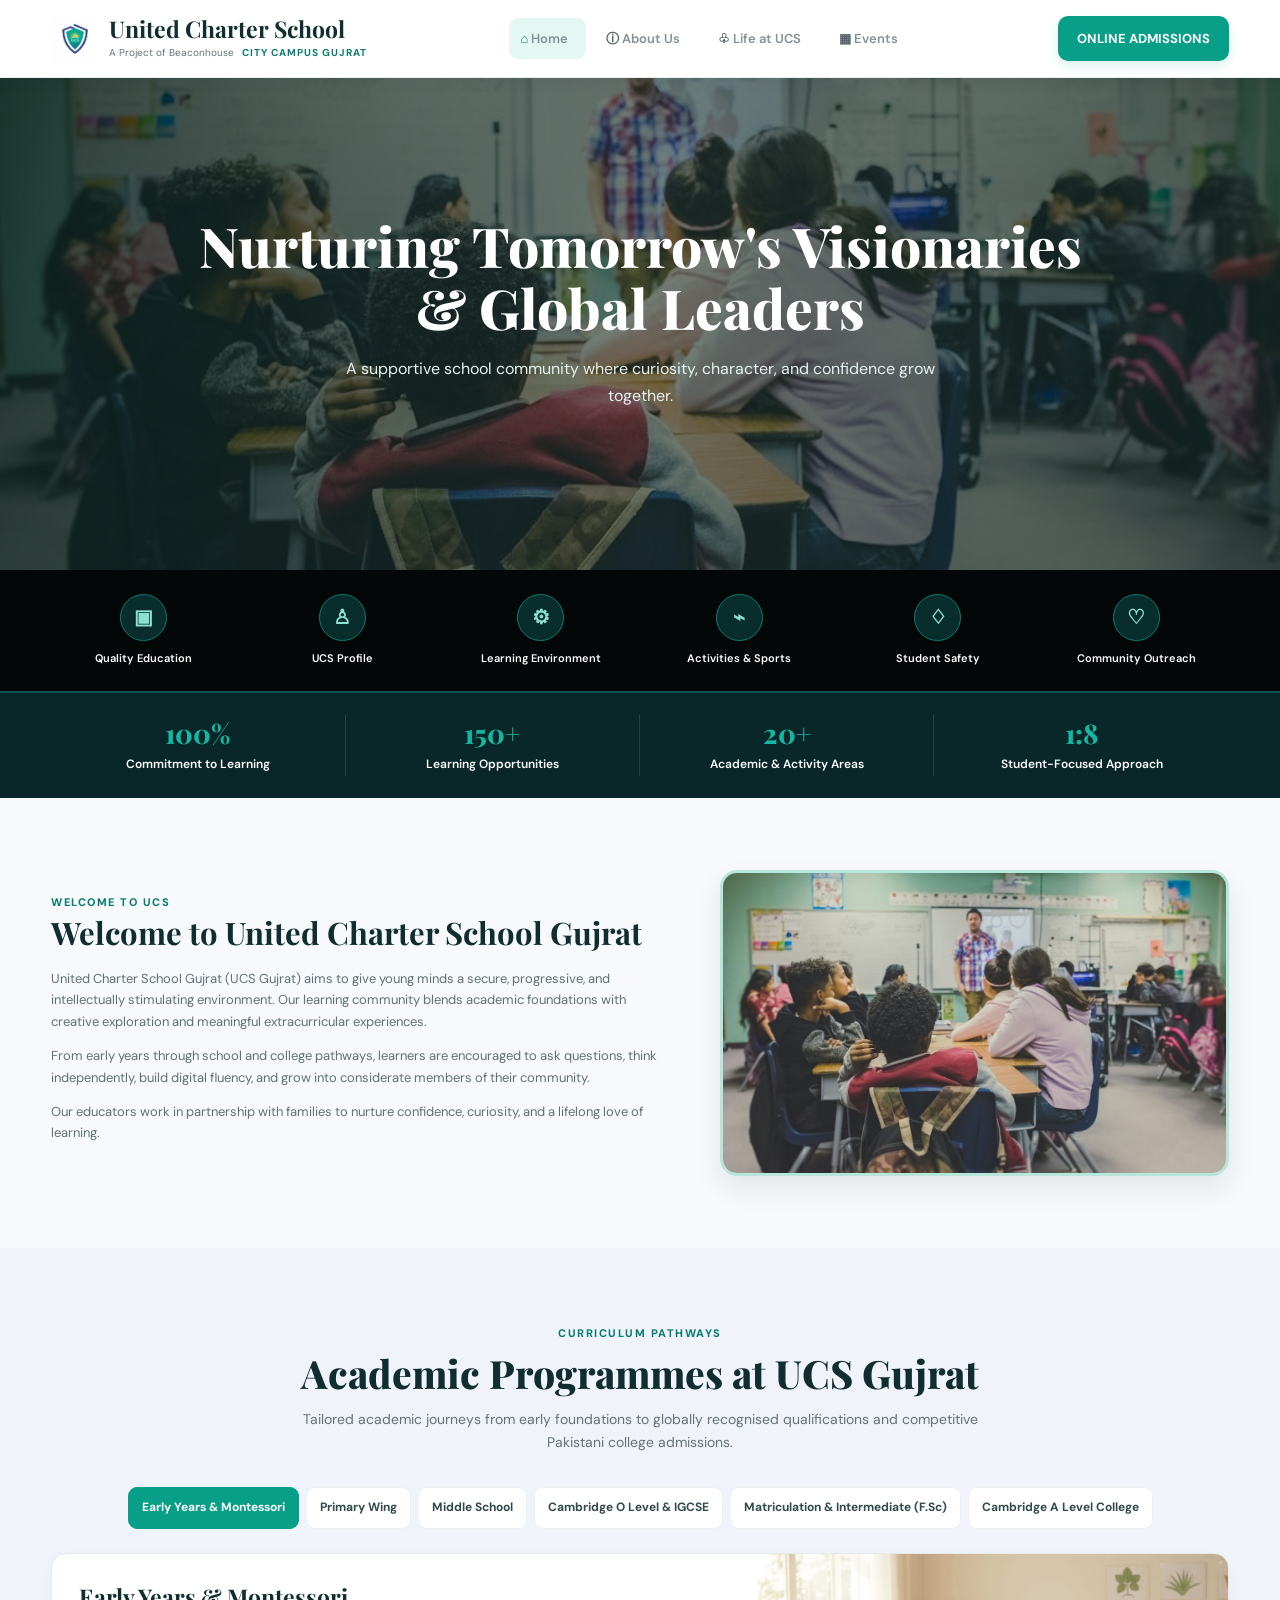
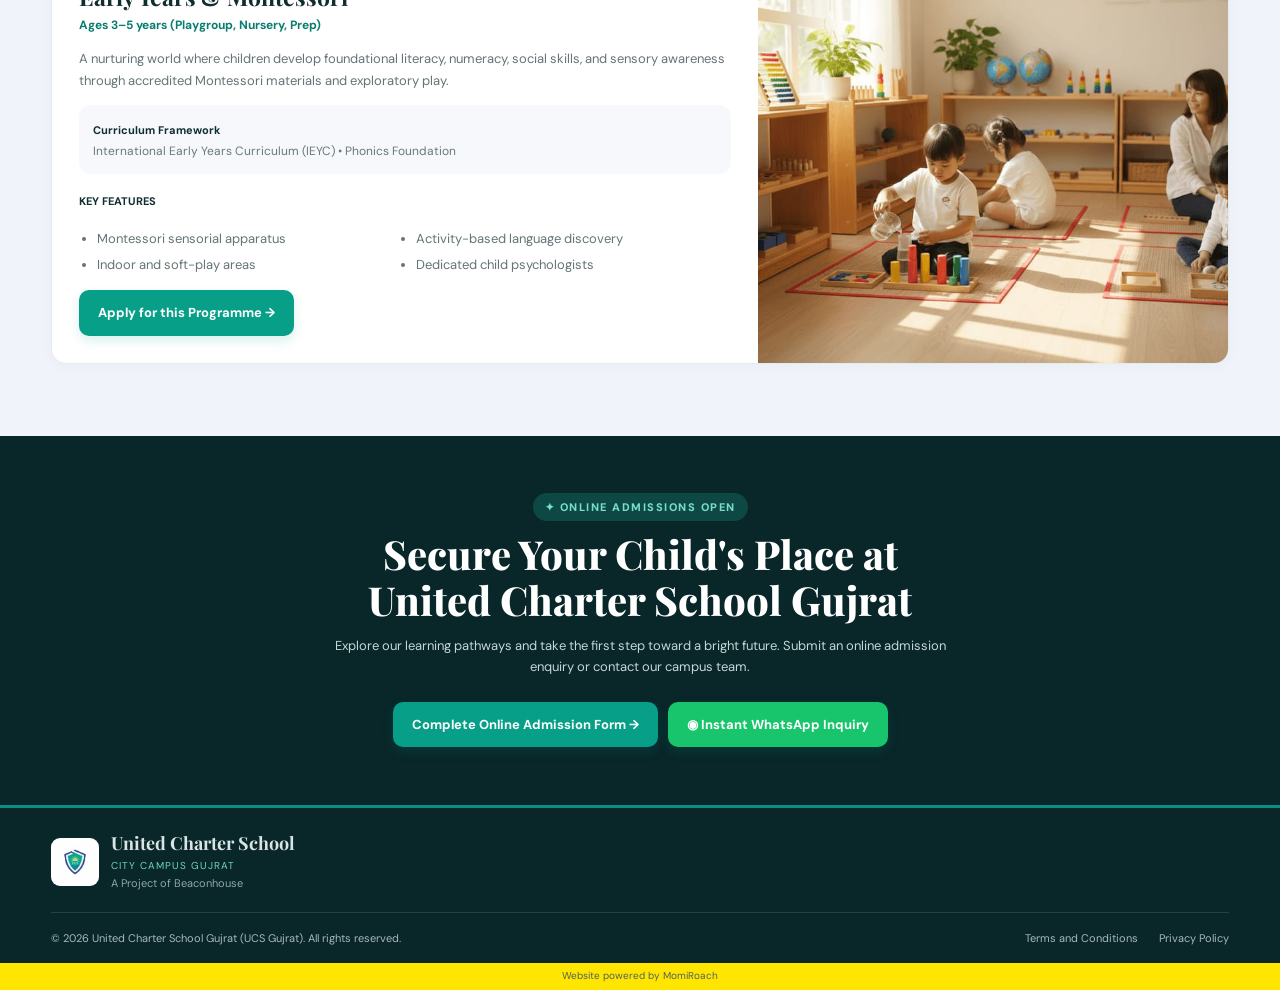
<file: index.html>
<!doctype html>
<html lang="en">
<head>
    <meta charset="utf-8">
    <meta name="viewport" content="width=device-width, initial-scale=1">
    <meta name="theme-color" content="#092629">
    <meta name="description" content="United Charter School City Campus Gujrat.">
    <title>Home | United Charter School Gujrat</title>
    <link rel="icon" href="images/logo.jpeg">
    <link rel="stylesheet" href="assets/style.css">
</head>
<body>
    <header class="site-header">
        <div class="container header-inner">
            <a class="brand" href="index.html">
                <img src="images/logo.jpeg" alt="UCS shield logo">
                <div>
                    <div class="brand-title">United Charter School</div>
                    <div class="brand-sub">A Project of Beaconhouse <strong>CITY CAMPUS GUJRAT</strong>
                    </div>
                </div>
            </a>
            <button class="menu-toggle" aria-label="Open navigation" aria-expanded="false">☰</button>
            <nav class="nav" aria-label="Main navigation">
                <a href="index.html" data-nav="home" class="active">⌂ <span>Home</span></a>
                <a href="about.html" data-nav="about">ⓘ <span>About Us</span></a>
                <a href="life.html" data-nav="life">♧ <span>Life at UCS</span></a>
                <a href="events.html" data-nav="events">▦ <span>Events</span></a>
            </nav>
            <a class="btn admission-top" href="admission.html">ONLINE ADMISSIONS</a>
        </div>
    </header>
<main>
    <section class="hero" aria-label="School highlights">
        <div class="hero-slide active" style="background-image:url('images/welcome-photo.jpeg')" 
           data-title="Nurturing Tomorrow's Visionaries & Global Leaders" data-copy="
           A supportive school community where curiosity, character, and confidence grow together.">
        </div>
        <div class="hero-slide" style="background-image:url('images/event-photo.jpeg')" 
           data-title="A Brighter Future Begins with Learning" 
           data-copy="Discover meaningful learning experiences designed to help every child thrive.">
        </div>
        <div class="hero-slide" style="background-image:url('images/learning.jpeg')" 
           data-title="Curiosity Today. Leadership Tomorrow." 
           data-copy="Academic excellence, creativity, sports, and values in one welcoming campus.">
        </div>
        <div class="hero-content">
            <h1>Nurturing Tomorrow's Visionaries & Global Leaders</h1>
            <p>A supportive school community where curiosity, character, and confidence grow together.</p>
        </div>
    </section>
       <div class="quick-links">
         <div class="container quick-grid">
            <a class="quick-link" href="about.html">
                <span class="quick-icon">▣</span>
                <span>Quality Education</span>
            </a>
            <a class="quick-link" href="about.html">
                <span class="quick-icon">♙</span>
                <span>UCS Profile</span>
            </a>
            <a class="quick-link" href="life.html">
                <span class="quick-icon">⚙</span>
                <span>Learning Environment</span>
            </a>
            <a class="quick-link" href="life.html">
                <span class="quick-icon">⌁</span>
                <span>Activities & Sports</span>
            </a>
            <a class="quick-link" href="about.html">
                <span class="quick-icon">♢</span>
                <span>Student Safety</span>
            </a>
            <a class="quick-link" href="life.html">
                <span class="quick-icon">♡</span>
                <span>Community Outreach</span>
            </a>
        </div>
    </div>
    <div class="stats">
        <div class="container stats-grid">
            <div class="stat"><strong>100%</strong>
                <span>Commitment to Learning</span>
            </div>
            <div class="stat">
                <strong>150+</strong>
                <span>Learning Opportunities</span>
            </div>
            <div class="stat">
                <strong>20+</strong><span>Academic & Activity Areas</span>
            </div>
            <div class="stat">
                <strong>1:8</strong>
                <span>Student-Focused Approach</span>
            </div>
        </div>
    </div>
    <section>
        <div class="container welcome-grid">
            <div class="welcome-copy">
                <span class="eyebrow">Welcome to UCS</span>
                <h2>Welcome to United Charter School Gujrat</h2>
                <p>United Charter School Gujrat (UCS Gujrat) aims to give young minds a secure, progressive, 
                    and intellectually stimulating environment. Our learning community blends academic foundations 
                    with creative exploration and meaningful extracurricular experiences.
                </p>
                <p>From early years through school and college pathways, learners are encouraged to ask questions, 
                    think independently, build digital fluency, and grow into considerate members of their community.
                </p>
                <p>Our educators work in partnership with families to nurture confidence, curiosity, and a lifelong 
                    love of learning.
                </p>
            </div>
            <div class="photo-frame">
                <img src="images/welcome-photo.jpeg" alt="Students learning together in a classroom">
            </div>
        </div>
    </section>
    <section class="program-section">
        <div class="container">
            <div class="section-title">
                <span class="eyebrow">Curriculum Pathways</span>
                <h2>Academic Programmes at UCS Gujrat</h2>
                <p>Tailored academic journeys from early foundations to globally recognised qualifications and competitive Pakistani college admissions.</p>
            </div>
            <div class="program-tabs">
                <button class="program-tab active" data-program="Early Years & Montessori">Early Years & Montessori</button>
                <button class="program-tab" data-program="Primary Wing">Primary Wing</button>
                <button class="program-tab" data-program="Middle School">Middle School</button>
                <button class="program-tab" data-program="Cambridge O Level & IGCSE">Cambridge O Level & IGCSE</button>
                <button class="program-tab" data-program="Matriculation & Intermediate (F.Sc)">Matriculation & Intermediate (F.Sc)</button>
                <button class="program-tab" data-program="Cambridge A Level College">Cambridge A Level College</button>
            </div>
            <div class="program-card">
                <div class="program-info">
                    <h3 id="program-title">Early Years & Montessori</h3>
                    <div class="age" id="program-age">Ages 3–5 years (Playgroup, Nursery, Prep)</div>
                    <p id="program-desc">A nurturing world where children develop foundational literacy, numeracy, social skills, 
                        and sensory awareness through accredited Montessori materials and exploratory play.
                    </p>
                    <div style="background:#f6f8fb;border-radius:12px;padding:12px 14px;margin:14px 0">
                        <strong style="font-size:11px">Curriculum Framework</strong>
                        <div id="program-framework" style="font-size:12px;color:#68797b">
                            International Early Years Curriculum (IEYC) • Phonics Foundation
                        </div>
                    </div>
                    <strong style="font-size:11px">KEY FEATURES</strong>
                    <ul id="program-features">
                        <li>Montessori sensorial apparatus</li>
                        <li>Activity-based language discovery</li>
                        <li>Indoor and soft-play areas</li>
                        <li>Dedicated child psychologists</li>
                    </ul>
                    <a class="btn" href="admission.html">Apply for this Programme →</a>
                </div>
                <div class="program-image">
                    <img id="program-img" src="images/early.jpeg" alt="Early years learning">
                </div>
            </div>
        </div>
    </section>
    <section class="cta-band">
        <div class="container">
            <span class="eyebrow" style="background:#0e4844;color:#79ddcd;padding:7px 12px;border-radius:20px">✦ Online Admissions Open</span>
            <h2>Secure Your Child's Place at<br>United Charter School Gujrat</h2>
            <p>Explore our learning pathways and take the first step toward a bright future. 
                Submit an online admission enquiry or contact our campus team.
            </p>
            <div class="btn-row">
                <a class="btn" href="admission.html">Complete Online Admission Form →</a>
                <a class="btn light" href="https://wa.me/923334158222" target="_blank" rel="noopener">◉ Instant WhatsApp Inquiry</a>
            </div>
        </div>
    </section>
</main>
<footer class="site-footer">
    <div class="container">
        <div class="footer-top">
            <img src="images/logo.jpeg" alt="UCS logo">
            <div>
                <strong>United Charter School</strong>
                <small>CITY CAMPUS GUJRAT</small>
                <span style="display:block;font-size:11px;color:#91a7a9">A Project of Beaconhouse</span>
            </div>
        </div>
        <div class="footer-bottom">
            <span>© <span data-year>2026</span> United Charter School Gujrat (UCS Gujrat). 
            All rights reserved.</span>
            <span>
                <a href="terms.html">Terms and Conditions</a>
                <a href="privacy.html">Privacy Policy</a>
            </span>
        </div>
    </div>
    <div class="powered">Website powered by MomiRoach</div>
</footer>
<script src="assets/app.js"></script>
</body>
</html>
</file>
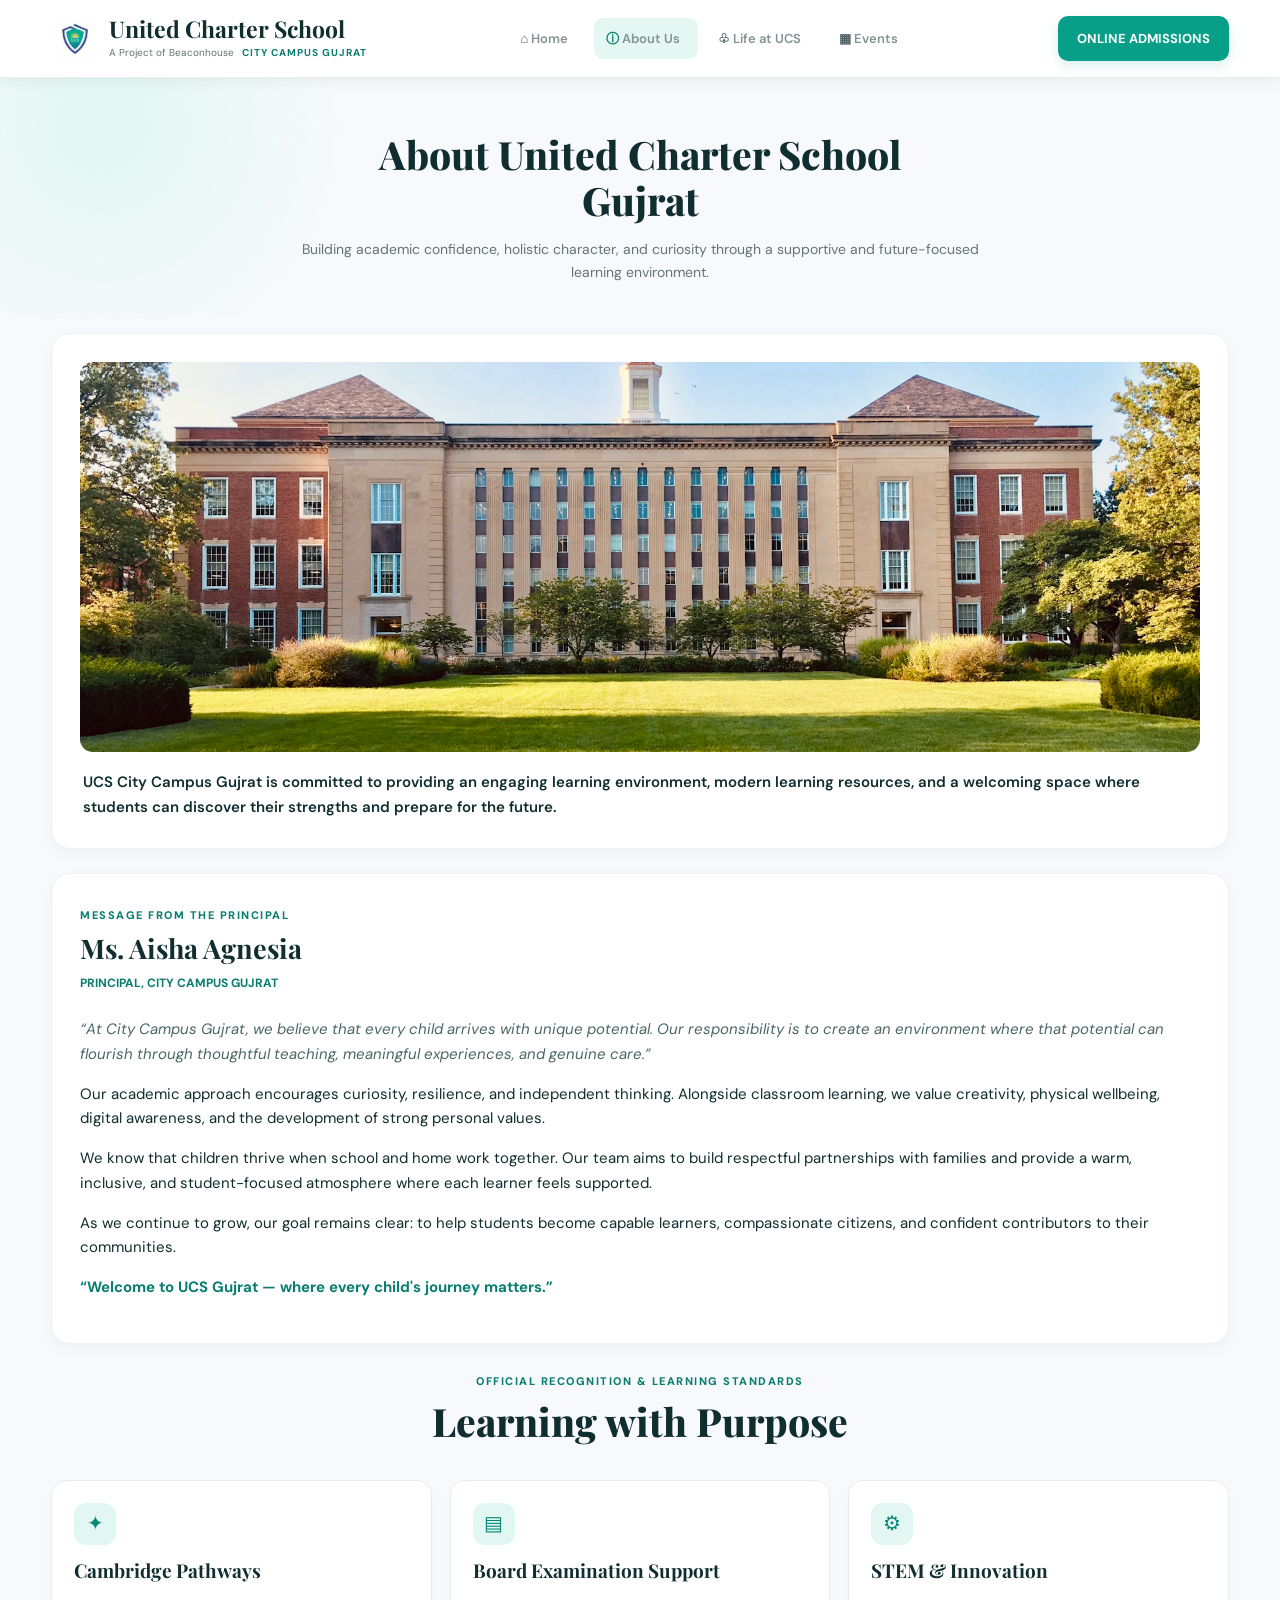
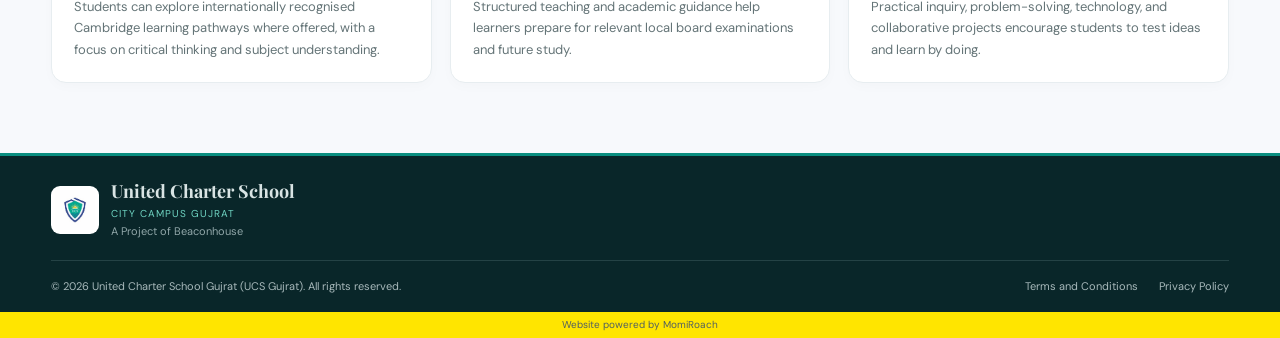
<file: about.html>
<!doctype html>
<html lang="en">
<head>
    <meta charset="utf-8">
    <meta name="viewport" content="width=device-width, initial-scale=1">
    <meta name="theme-color" content="#092629">
    <meta name="description" content="United Charter School City Campus Gujrat.">
    <title>About Us | United Charter School Gujrat</title>
    <link rel="icon" href="images/logo.jpeg">
    <link rel="stylesheet" href="assets/style.css">
</head>
<body>
    <header class="site-header">
        <div class="container header-inner">
            <a class="brand" href="index.html">
                <img src="images/logo.jpeg">
                <div>
                    <div class="brand-title">United Charter School</div>
                    <div class="brand-sub">A Project of Beaconhouse <strong>CITY CAMPUS GUJRAT</strong>
                    </div>
                </div>
            </a>
            <button class="menu-toggle" aria-label="Open navigation" aria-expanded="false">☰</button>
            <nav class="nav" aria-label="Main navigation">
                <a href="index.html" data-nav="home">⌂ <span>Home</span></a>
                <a href="about.html" data-nav="about" class="active">ⓘ <span>About Us</span></a>
                <a href="life.html" data-nav="life">♧ <span>Life at UCS</span></a>
                <a href="events.html" data-nav="events">▦ <span>Events</span></a>
            </nav>
            <a class="btn admission-top" href="admission.html">ONLINE ADMISSIONS</a>
        </div>
    </header>
<main>
    <section class="page-heading">
        <div class="container">
            <h1>About United Charter School<br>Gujrat</h1>
            <p>Building academic confidence, holistic character, and curiosity through a supportive and future-focused learning environment.</p>
        </div>
    </section>
    <section class="page-content">
        <div class="container">
            <div class="white-card">
                <img class="campus-photo" src="images/about.jpeg" alt="Modern school campus building">
                <p style="font-weight:600;margin:18px 3px 0">
                    UCS City Campus Gujrat is committed to providing an engaging learning environment, 
                    modern learning resources, and a welcoming space where students can discover their strengths and prepare for the future.
                </p>
            </div>
            <div class="white-card principal">
                <span class="eyebrow">Message from the Principal</span>
                <h2>Ms. Aisha Agnesia</h2>
                <strong style="font-size:12px;color:var(--green-dark)">PRINCIPAL, CITY CAMPUS GUJRAT</strong>
                <p class="quote" style="margin-top:22px">
                    “At City Campus Gujrat, we believe that every child arrives with unique potential. 
                    Our responsibility is to create an environment where that potential can flourish through thoughtful teaching, meaningful experiences, and genuine care.”
                </p>
                <p>
                    Our academic approach encourages curiosity, resilience, and independent thinking. Alongside classroom learning, we value creativity, physical wellbeing, 
                    digital awareness, and the development of strong personal values.
                </p>
                <p>
                    We know that children thrive when school and home work together. Our team aims to build respectful partnerships with families and provide a warm, inclusive,
                    and student-focused atmosphere where each learner feels supported.
                </p>
                <p>
                    As we continue to grow, our goal remains clear: to help students become capable learners, compassionate citizens, and confident contributors to 
                    their communities.
                </p>
                <p style="font-weight:700;color:var(--green-dark)">
                “Welcome to UCS Gujrat — where every child's journey matters.”</p>
            </div>
            <div class="section-title">
                <span class="eyebrow">Official Recognition & Learning Standards</span>
                <h2>Learning with Purpose</h2>
            </div>
            <div class="accreditation-grid">
                <article class="mini-card">
                    <div class="mini-icon">✦</div>
                    <h3>Cambridge Pathways</h3>
                    <p>Students can explore internationally recognised Cambridge learning pathways where offered, with a focus on critical thinking and subject understanding.</p>
                </article>
                <article class="mini-card">
                    <div class="mini-icon">▤</div>
                    <h3>Board Examination Support</h3>
                    <p>Structured teaching and academic guidance help learners prepare for relevant local board examinations and future study.</p>
                </article>
                <article class="mini-card">
                    <div class="mini-icon">⚙</div>
                    <h3>STEM & Innovation</h3>
                    <p>Practical inquiry, problem-solving, technology, and collaborative projects encourage students to test ideas and learn by doing.</p>
                </article>
            </div>
        </div>
    </section>
</main>
<footer class="site-footer">
    <div class="container">
        <div class="footer-top"><img src="images/logo.jpeg" alt="UCS logo">
            <div>
                <strong>United Charter School</strong>
                <small>CITY CAMPUS GUJRAT</small>
                <span style="display:block;font-size:11px;color:#91a7a9">A Project of Beaconhouse</span>
            </div>
        </div>
        <div class="footer-bottom"><span>© <span data-year>2026</span> United Charter School Gujrat (UCS Gujrat). 
            All rights reserved.</span>
            <span>
                <a href="terms.html">Terms and Conditions</a>
                <a href="privacy.html">Privacy Policy</a>
            </span>
        </div>
    </div>
    <div class="powered">Website powered by MomiRoach</div>
</footer>
<script src="assets/app.js"></script>
</body>
</html>
</file>
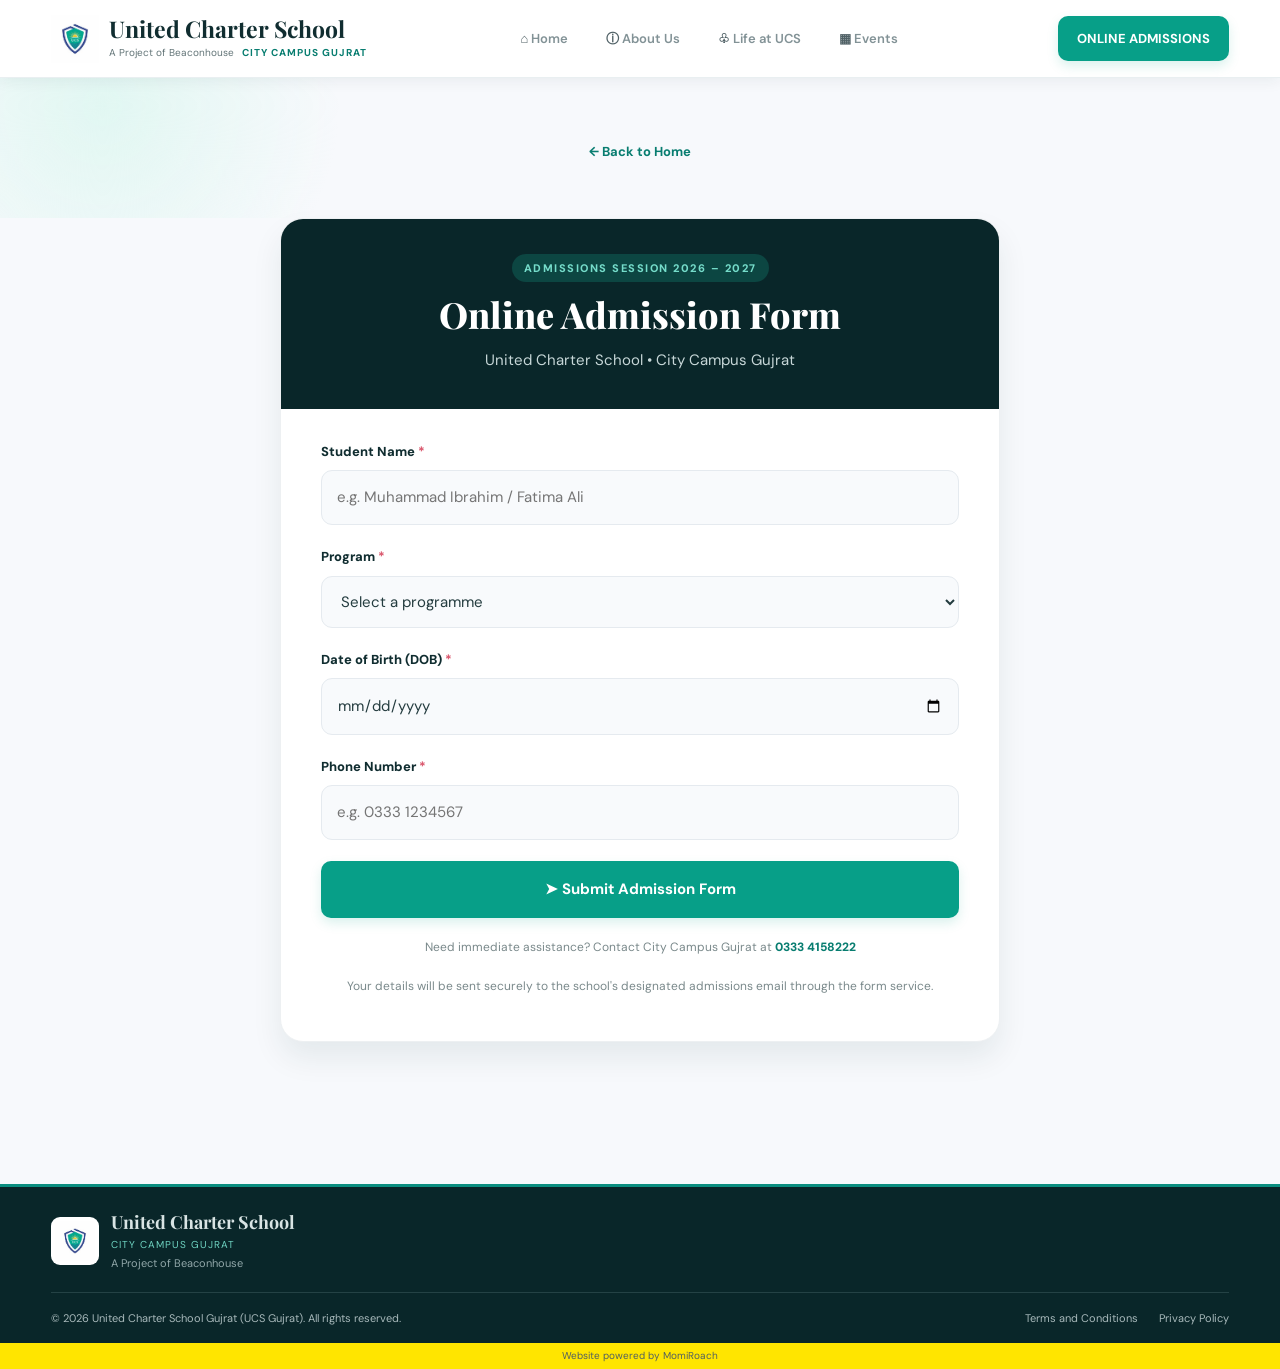
<file: admission.html>
<!doctype html>
<html lang="en">
<head>
    <meta charset="utf-8">
    <meta name="viewport" content="width=device-width, initial-scale=1">
    <meta name="theme-color" content="#092629">
    <meta name="description" content="United Charter School City Campus Gujrat.">
    <title>Online Admission Form | United Charter School Gujrat</title>
    <link rel="icon" href="images/logo.jpeg">
    <link rel="stylesheet" href="assets/style.css">
</head>
<body>
    <header class="site-header">
        <div class="container header-inner">
            <a class="brand" href="index.html">
                <img src="images/logo.jpeg" alt="UCS shield logo">
                <div>
                    <div class="brand-title">United Charter School</div>
                    <div class="brand-sub">A Project of Beaconhouse <strong>CITY CAMPUS GUJRAT</strong>
                    </div>
                </div>
            </a>
            <button class="menu-toggle" aria-label="Open navigation" aria-expanded="false">☰</button>
            <nav class="nav" aria-label="Main navigation">
                <a href="index.html" data-nav="home">⌂ <span>Home</span></a>
                <a href="about.html" data-nav="about">ⓘ <span>About Us</span></a>
                <a href="life.html" data-nav="life">♧ <span>Life at UCS</span></a>
                <a href="events.html" data-nav="events">▦ <span>Events</span></a>
            </nav>
            <a class="btn admission-top" href="admission.html">ONLINE ADMISSIONS</a>
        </div>
    </header>
<main>
    <section class="page-heading">
        <div class="container">
            <a class="back-link" href="index.html">← Back to Home</a>
        </div>
    </section>
    <section style="padding-top:0">
        <div class="container">
            <div class="form-shell">
                <div class="form-head">
                    <span class="eyebrow" style="color:#75dcca;background:#0c4642;padding:7px 12px;border-radius:18px">Admissions Session 2026 – 2027</span>
                    <h1>Online Admission Form</h1>
                    <p>United Charter School • City Campus Gujrat</p>
                </div>
                <form class="form-body" id="admission-form" action="https://formsubmit.co/ucsgujrat908@gmail.com" method="POST">
                   <div class="form-message"></div>
                   <input type="hidden" name="_subject" value="New UCS Gujrat Online Admission Form">
                   <input type="hidden" name="_template" value="table">
                   <input type="hidden" name="_captcha" value="false">
                   <div class="field">
                     <label for="student-name">Student Name <span style="color:#d95369">*</span>
                     </label>
                     <input id="student-name" 
                     name="Student Name" 
                     type="text" placeholder="e.g. Muhammad Ibrahim / Fatima Ali" 
                     required minlength="2" autocomplete="name">
                   </div>
                   <div class="field">
                     <label for="program">Program <span style="color:#d95369">*</span>
                     </label>
                     <select id="program" name="Program" required>
                         <option value="">Select a programme</option>
                         <option>Early Years & Montessori (Playgroup, Nursery, Prep)</option>
                         <option>Primary Wing</option>
                         <option>Middle School</option>
                         <option>Cambridge O Level & IGCSE</option>
                         <option>Matriculation & Intermediate (F.Sc)</option>
                         <option>Cambridge A Level College</option>
                     </select>
                    </div>
                   <div class="field">
                     <label for="dob">Date of Birth (DOB) <span style="color:#d95369">*</span>
                     </label>
                     <input id="dob" name="Date of Birth" type="date" required>
                    </div>
                   <div class="field">
                     <label for="phone">Phone Number <span style="color:#d95369">*</span>
                     </label>
                     <input id="phone" name="Phone Number" type="tel" placeholder="e.g. 0333 1234567" required pattern="[+0-9 ()-]{7,20}" autocomplete="tel">
                    </div>
                   <button class="btn submit-btn" type="submit">➤ Submit Admission Form</button>
                   <p class="form-note">Need immediate assistance? Contact City Campus Gujrat at <a href="tel:+923334158222" 
                     style="color:var(--green-dark);font-weight:800">0333 4158222</a>
                   </p>
                   <p class="form-note">Your details will be sent securely to the school's designated admissions email through the form service.</p>
               </form>
            </div>
        </div>
    </section>
</main>
<footer class="site-footer">
    <div class="container">
        <div class="footer-top">
            <img src="images/logo.jpeg" alt="UCS logo"><div>
                <strong>United Charter School</strong>
                <small>CITY CAMPUS GUJRAT</small>
                <span style="display:block;font-size:11px;color:#91a7a9">A Project of Beaconhouse</span>
            </div>
        </div>
        <div class="footer-bottom"><span>© <span data-year>2026</span> United Charter School Gujrat (UCS Gujrat). All rights reserved.</span>
            <span>
                <a href="terms.html">Terms and Conditions</a>
                <a href="privacy.html">Privacy Policy</a>
            </span>
        </div>
    </div>
    <div class="powered">Website powered by MomiRoach</div>
</footer>
<script src="assets/app.js"></script>
</body>
</html>
</file>
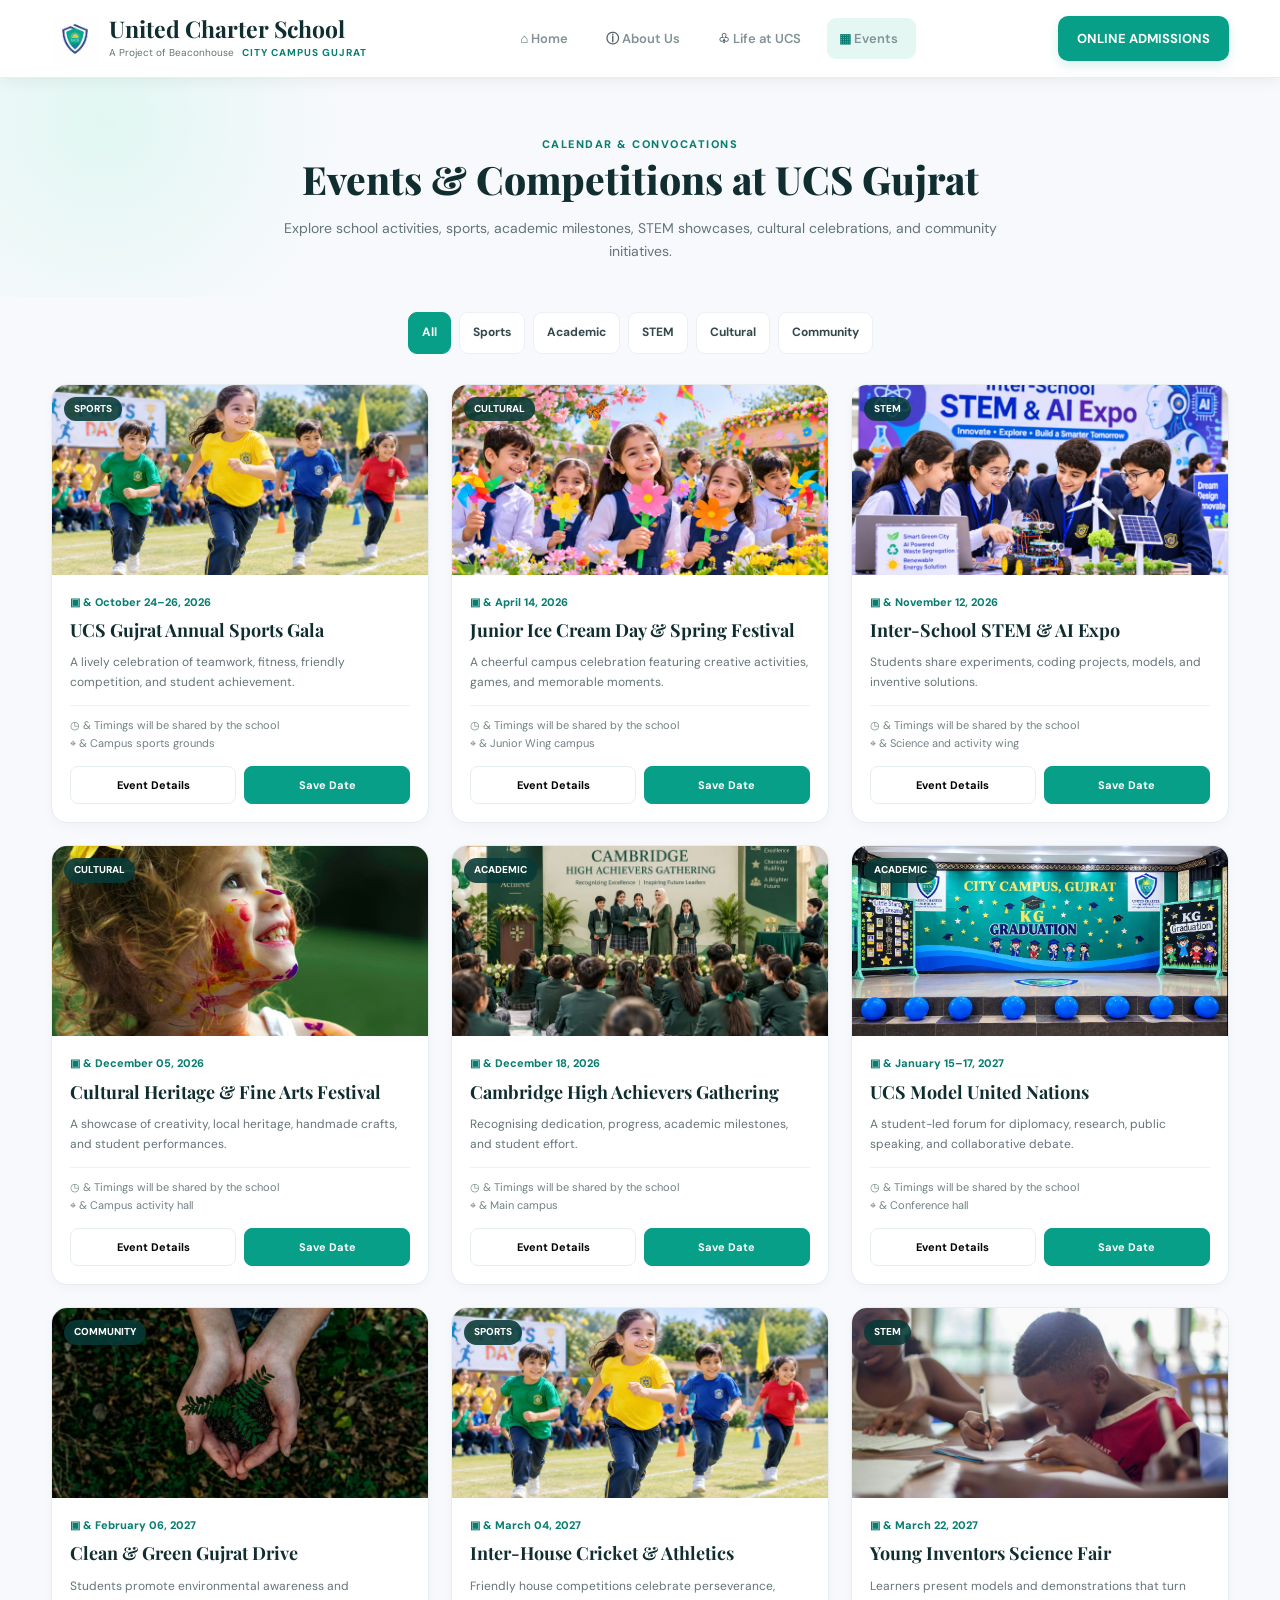
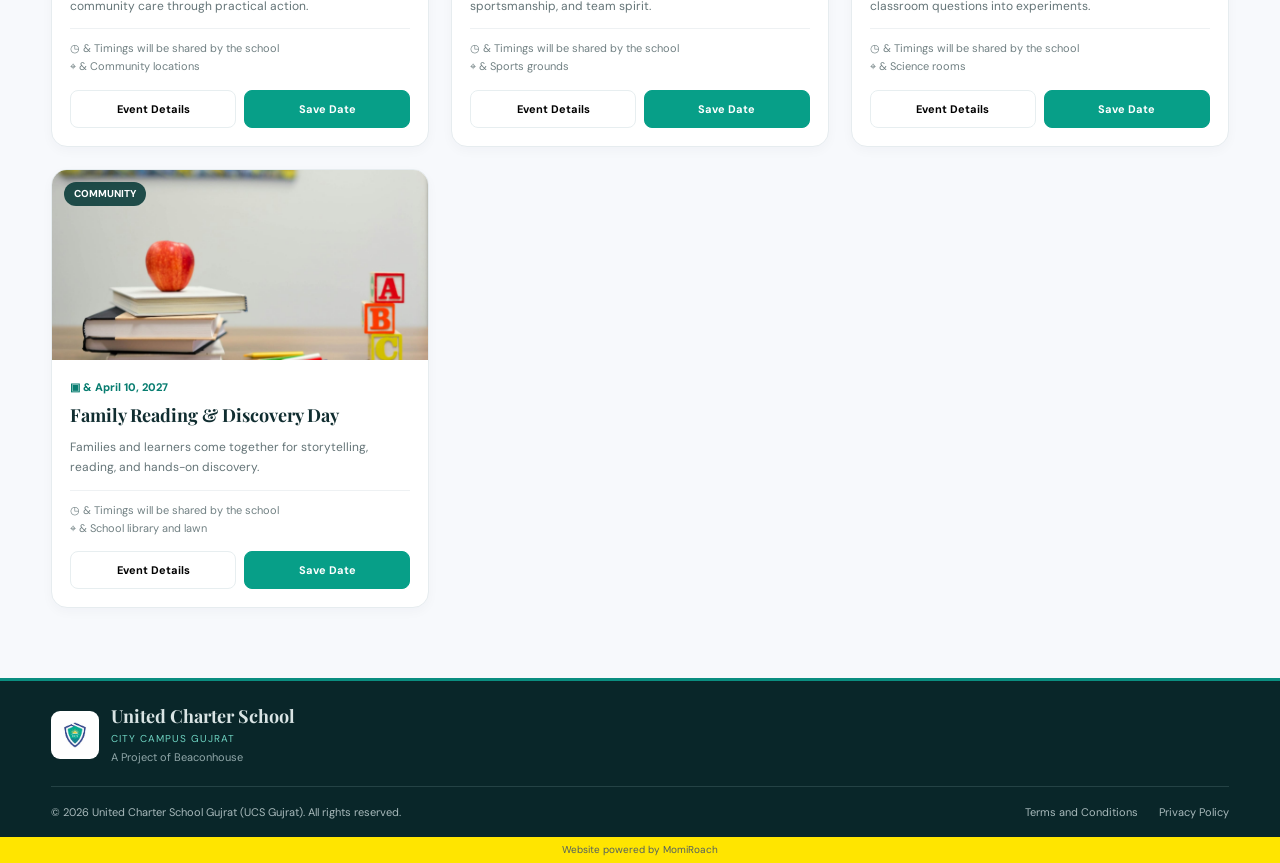
<file: events.html>
<!doctype html>
<html lang="en">
<head>
    <meta charset="utf-8">
    <meta name="viewport" content="width=device-width, initial-scale=1">
    <meta name="theme-color" content="#092629">
    <meta name="description" content="United Charter School City Campus Gujrat.">
    <title>Events | United Charter School Gujrat</title>
    <link rel="icon" href="images/logo.jpeg">
    <link rel="stylesheet" href="assets/style.css">
</head>
<body>
    <header class="site-header">
        <div class="container header-inner">
            <a class="brand" href="index.html">
                <img src="images/logo.jpeg" alt="UCS shield logo">
                <div>
                    <div class="brand-title">United Charter School</div>
                    <div class="brand-sub">A Project of Beaconhouse <strong>CITY CAMPUS GUJRAT</strong>
                    </div>
                </div>
            </a>
            <button class="menu-toggle" aria-label="Open navigation" aria-expanded="false">☰</button>
            <nav class="nav" aria-label="Main navigation">
                <a href="index.html" data-nav="home">⌂ <span>Home</span></a>
                <a href="about.html" data-nav="about">ⓘ <span>About Us</span></a>
                <a href="life.html" data-nav="life">♧ <span>Life at UCS</span></a>
                <a href="events.html" data-nav="events" class="active">▦ <span>Events</span></a>
            </nav>
            <a class="btn admission-top" href="admission.html">ONLINE ADMISSIONS</a>
        </div>
    </header>
<main>
    <section class="page-heading">
        <div class="container">
            <span class="eyebrow">Calendar & Convocations</span>
            <h1>Events & Competitions at UCS Gujrat</h1>
            <p>Explore school activities, sports, academic milestones, STEM showcases, cultural 
            celebrations, and community initiatives.</p>
        </div>
    </section>
    <section class="page-content">
        <div class="container">
            <div class="event-filters">
                <button class="filter-btn active" data-filter="All">All</button>
                <button class="filter-btn" data-filter="Sports">Sports</button>
                <button class="filter-btn" data-filter="Academic">Academic</button>
                <button class="filter-btn" data-filter="STEM">STEM</button>
                <button class="filter-btn" data-filter="Cultural">Cultural</button>
                <button class="filter-btn" data-filter="Community">Community</button>
            </div>
            <div class="events-grid">
                <article class="event-card" data-category="Sports">
                    <div class="event-image">
                        <img src="images/sport.jpeg" alt="UCS Gujrat Annual Sports Gala" loading="lazy">
                        <span class="event-label">Sports</span>
                    </div>
                    <div class="event-body">
                        <div class="event-date">▣ & October 24–26, 2026</div>
                        <h3>UCS Gujrat Annual Sports Gala</h3>
                        <p class="event-description">A lively celebration of teamwork, fitness, friendly competition, and student achievement.</p>
                        <div class="event-meta">◷ & Timings will be shared by the school<br>⌖ & Campus sports grounds</div>
                        <div class="event-actions">
                            <button data-details>Event Details</button>
                            <button class="save-btn">Save Date</button>
                        </div>
                    </div>
                </article>
                <article class="event-card" data-category="Cultural">
                    <div class="event-image">
                        <img src="images/cultural.jpeg" alt="Junior Ice Cream Day & Spring Festival" loading="lazy">
                        <span class="event-label">Cultural</span>
                    </div>
                    <div class="event-body">
                        <div class="event-date">▣ & April 14, 2026</div>
                        <h3>Junior Ice Cream Day & Spring Festival</h3>
                        <p class="event-description">A cheerful campus celebration featuring creative activities, games, 
                        and memorable moments.</p>
                        <div class="event-meta">◷ & Timings will be shared by the school<br>⌖ & Junior Wing campus</div>
                        <div class="event-actions">
                            <button data-details>Event Details</button>
                            <button class="save-btn">Save Date</button>
                        </div>
                    </div>
                </article>
                <article class="event-card" data-category="STEM">
                    <div class="event-image">
                        <img src="images/ai.jpeg" alt="Inter-School STEM & AI Expo" loading="lazy">
                        <span class="event-label">STEM</span>
                    </div>
                    <div class="event-body"><div class="event-date">▣ & November 12, 2026</div>
                    <h3>Inter-School STEM & AI Expo</h3>
                    <p class="event-description">Students share experiments, coding projects, models, and inventive solutions.</p>
                    <div class="event-meta">◷ & Timings will be shared by the school<br>⌖ & Science and activity wing</div>
                    <div class="event-actions">
                        <button data-details>Event Details</button>
                        <button class="save-btn">Save Date</button>
                    </div>
                </div>
            </article>
            <article class="event-card" data-category="Cultural">
                <div class="event-image">
                    <img src="images/event-photo.jpeg" alt="Cultural Heritage & Fine Arts Festival" loading="lazy">
                    <span class="event-label">Cultural</span>
                </div>
                <div class="event-body"><div class="event-date">▣ & December 05, 2026</div>
                <h3>Cultural Heritage & Fine Arts Festival</h3>
                <p class="event-description">A showcase of creativity, local heritage, handmade crafts, and student performances.</p>
                <div class="event-meta">◷ & Timings will be shared by the school<br>⌖ & Campus activity hall</div>
                <div class="event-actions">
                    <button data-details>Event Details</button>
                    <button class="save-btn">Save Date</button>
                </div>
            </div>
        </article>
        <article class="event-card" data-category="Academic">
            <div class="event-image">
                <img src="images/achievers.jpeg" alt="Cambridge High Achievers Gathering" loading="lazy">
                <span class="event-label">Academic</span>
            </div>
            <div class="event-body">
                <div class="event-date">▣ & December 18, 2026</div>
                <h3>Cambridge High Achievers Gathering</h3>
                <p class="event-description">Recognising dedication, progress, academic milestones, and student effort.</p>
                <div class="event-meta">◷ & Timings will be shared by the school<br>⌖ & Main campus</div>
                <div class="event-actions">
                    <button data-details>Event Details</button>
                    <button class="save-btn">Save Date</button>
                </div>
            </div>
        </article>
        <article class="event-card" data-category="Academic">
            <div class="event-image">
                <img src="images/graduate.jpg" alt="UCS Model United Nations" loading="lazy">
                <span class="event-label">Academic</span>
            </div>
            <div class="event-body"><div class="event-date">▣ & January 15–17, 2027</div>
            <h3>UCS Model United Nations</h3>
            <p class="event-description">A student-led forum for diplomacy, research, public speaking, and collaborative debate.</p>
            <div class="event-meta">◷ & Timings will be shared by the school<br>⌖ & Conference hall</div>
            <div class="event-actions"><button data-details>Event Details</button>
                <button class="save-btn">Save Date</button>
            </div>
        </div>
    </article>
    <article class="event-card" data-category="Community">
        <div class="event-image">
            <img src="images/green.jpeg" alt="Clean & Green Gujrat Drive" loading="lazy">
            <span class="event-label">Community</span>
        </div>
        <div class="event-body"><div class="event-date">▣ & February 06, 2027</div>
        <h3>Clean & Green Gujrat Drive</h3>
        <p class="event-description">Students promote environmental awareness and community care through practical action.</p>
        <div class="event-meta">◷ & Timings will be shared by the school<br>⌖ & Community locations</div>
        <div class="event-actions">
            <button data-details>Event Details</button>
            <button class="save-btn">Save Date</button>
        </div>
    </div>
</article>
<article class="event-card" data-category="Sports">
    <div class="event-image">
        <img src="images/sport.jpeg" alt="Inter-House Cricket & Athletics" loading="lazy">
        <span class="event-label">Sports</span>
    </div>
    <div class="event-body"><div class="event-date">▣ & March 04, 2027</div>
    <h3>Inter-House Cricket & Athletics</h3>
    <p class="event-description">Friendly house competitions celebrate perseverance, sportsmanship, and team spirit.</p>
    <div class="event-meta">◷ & Timings will be shared by the school<br>⌖ & Sports grounds</div>
    <div class="event-actions"><button data-details>Event Details</button>
        <button class="save-btn">Save Date</button>
    </div>
</div>
</article>
<article class="event-card" data-category="STEM">
    <div class="event-image">
        <img src="images/life-at-ucs.jpeg" alt="Young Inventors Science Fair" loading="lazy">
        <span class="event-label">STEM</span>
    </div>
    <div class="event-body">
        <div class="event-date">▣ & March 22, 2027</div>
        <h3>Young Inventors Science Fair</h3>
        <p class="event-description">Learners present models and demonstrations that turn classroom questions into experiments.</p>
        <div class="event-meta">◷ & Timings will be shared by the school<br>⌖ & Science rooms</div>
        <div class="event-actions">
          <button data-details>Event Details</button>
          <button class="save-btn">Save Date</button>
        </div>
    </div>
</article>
<article class="event-card" data-category="Community">
    <div class="event-image">
        <img src="images/learning.jpeg" alt="Family Reading & Discovery Day" loading="lazy">
        <span class="event-label">Community</span>
    </div>
    <div class="event-body">
        <div class="event-date">▣ & April 10, 2027</div>
        <h3>Family Reading & Discovery Day</h3>
        <p class="event-description">Families and learners come together for storytelling, reading, and hands-on discovery.</p>
        <div class="event-meta">◷ & Timings will be shared by the school<br>⌖ & School library and lawn</div>
        <div class="event-actions">
            <button data-details>Event Details</button>
            <button class="save-btn">Save Date</button>
        </div>
    </div>
</article>
</div>
</div>
</section>
</main>
<footer class="site-footer">
    <div class="container">
        <div class="footer-top">
            <img src="images/logo.jpeg" alt="UCS logo"><div>
                <strong>United Charter School</strong>
                <small>CITY CAMPUS GUJRAT</small>
                <span style="display:block;font-size:11px;color:#91a7a9">A Project of Beaconhouse</span>
            </div>
        </div>
        <div class="footer-bottom">
            <span>© <span data-year>2026</span> United Charter School Gujrat (UCS Gujrat). All rights reserved.</span>
            <span>
                <a href="terms.html">Terms and Conditions</a>
                <a href="privacy.html">Privacy Policy</a>
            </span>
        </div>
    </div>
    <div class="powered">Website powered by MomiRoach</div>
</footer>
<script src="assets/app.js"></script>
</body>
</html>
</file>
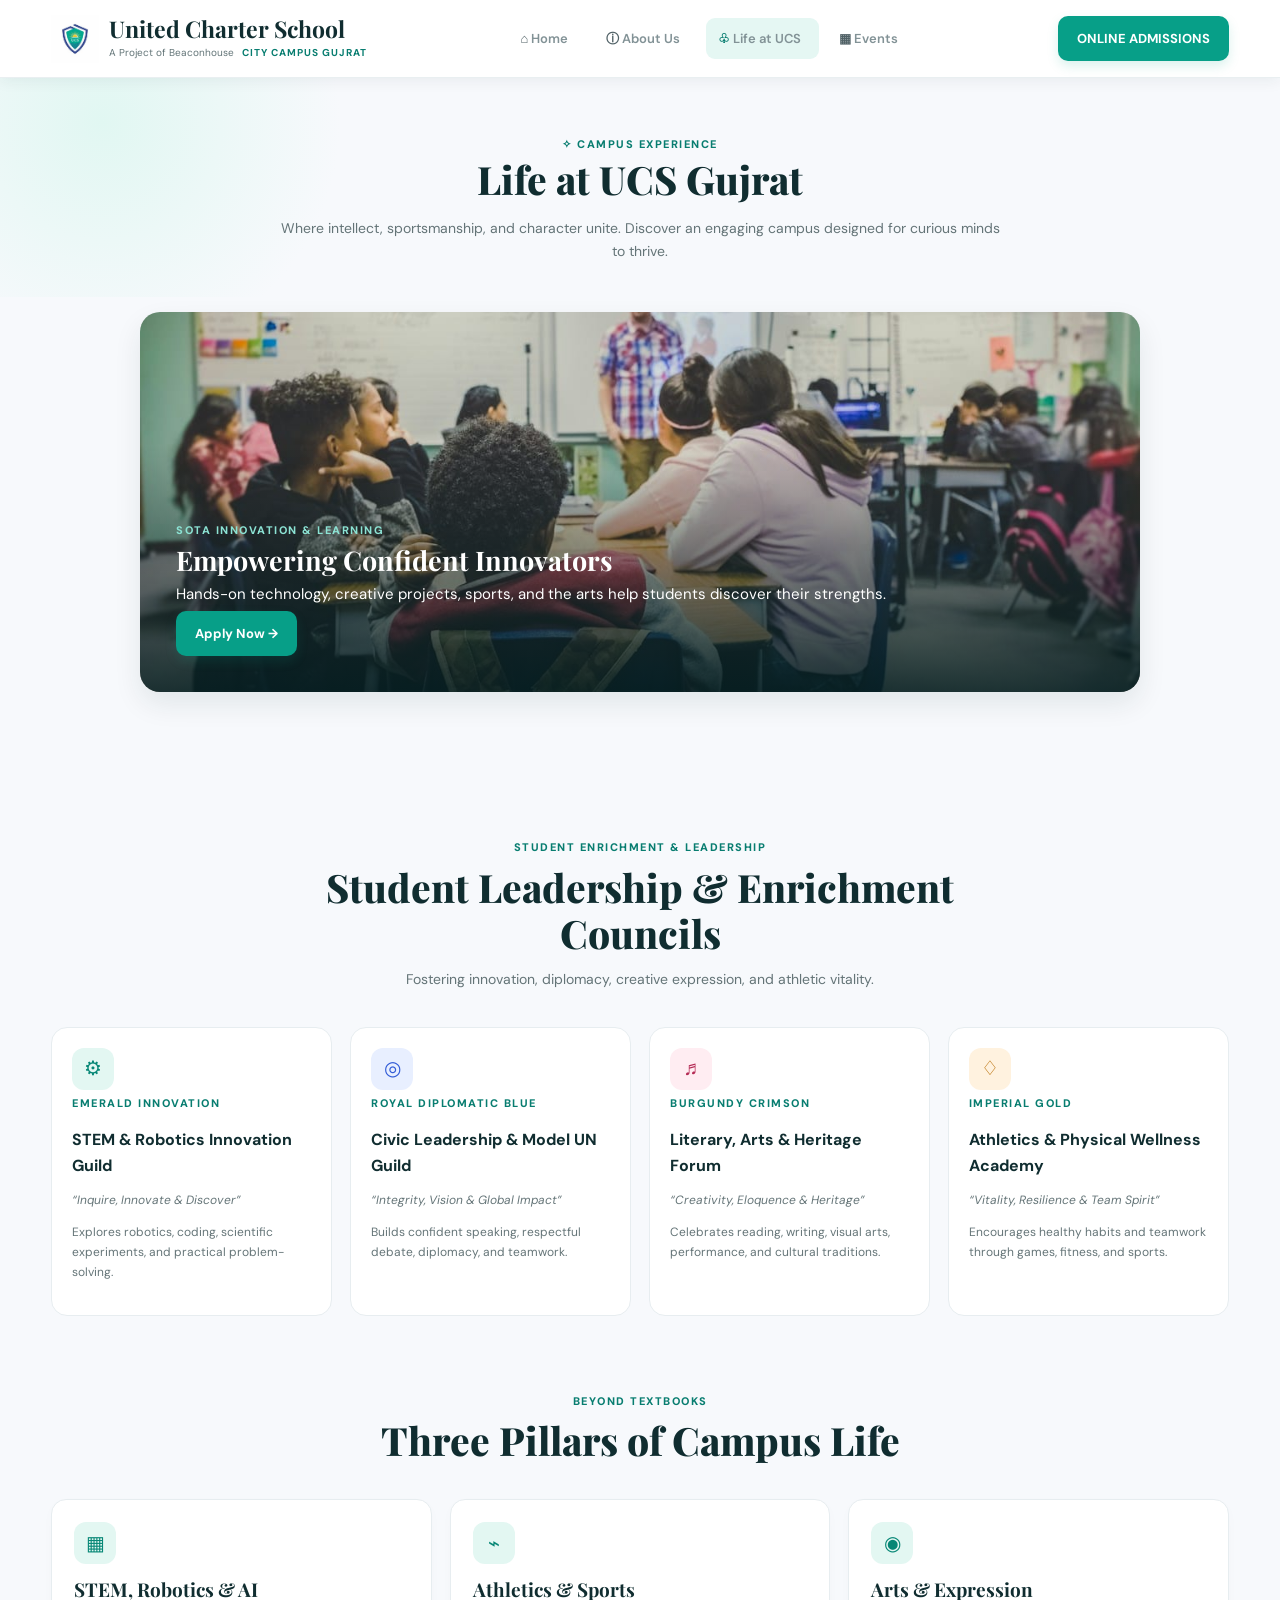
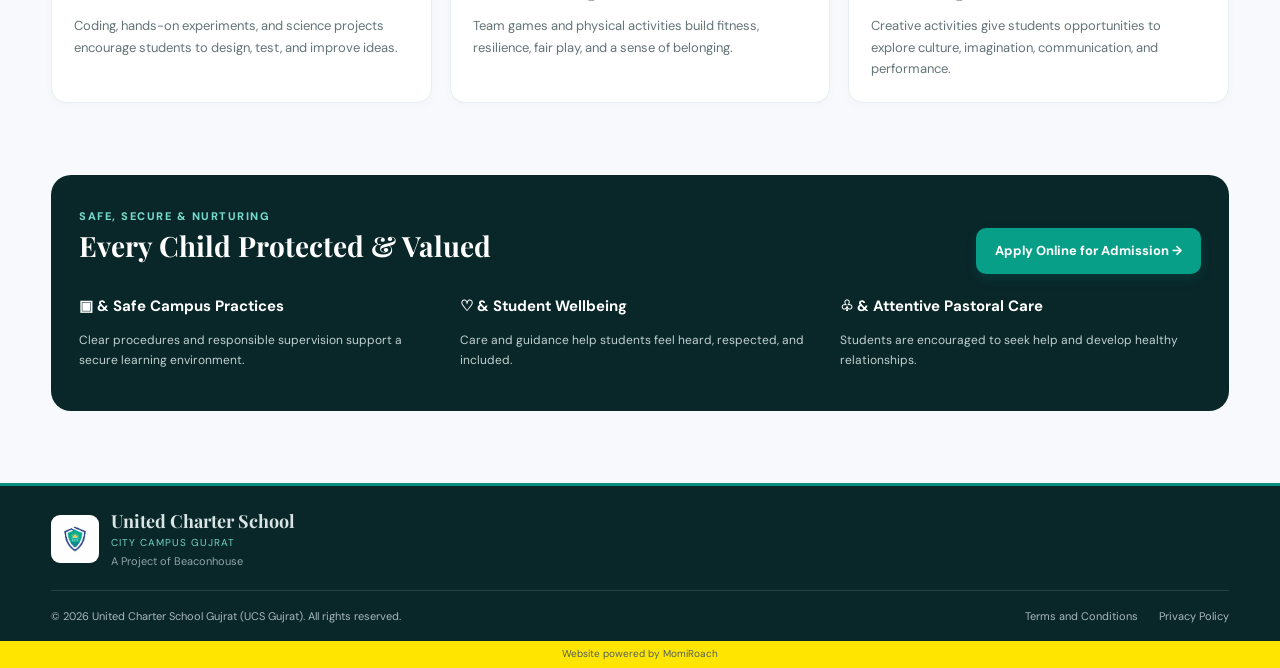
<file: life.html>
<!doctype html>
<html lang="en">
<head>
    <meta charset="utf-8">
    <meta name="viewport" content="width=device-width, initial-scale=1">
    <meta name="theme-color" content="#092629">
    <meta name="description" content="United Charter School City Campus Gujrat.">
    <title>Life at UCS | United Charter School Gujrat</title>
    <link rel="icon"  href="images/logo.jpeg">
    <link rel="stylesheet" href="assets/style.css">
</head>
<body>
    <header class="site-header">
        <div class="container header-inner">
            <a class="brand" href="index.html">
                <img src="images/logo.jpeg" alt="UCS shield logo">
                <div>
                    <div class="brand-title">United Charter School</div>
                    <div class="brand-sub">A Project of Beaconhouse <strong>CITY CAMPUS GUJRAT</strong>
                    </div>
                </div>
            </a>
            <button class="menu-toggle" aria-label="Open navigation" aria-expanded="false">☰</button>
            <nav class="nav" aria-label="Main navigation">
                <a href="index.html" data-nav="home">⌂ <span>Home</span></a>
                <a href="about.html" data-nav="about">ⓘ <span>About Us</span></a>
                <a href="life.html" data-nav="life" class="active">♧ <span>Life at UCS</span></a>
                <a href="events.html" data-nav="events">▦ <span>Events</span></a>
            </nav>
            <a class="btn admission-top" href="admission.html">ONLINE ADMISSIONS</a>
        </div>
    </header>
  <main>
     <section class="page-heading">
         <div class="container">
             <span class="eyebrow">✧ Campus Experience</span>
             <h1>Life at UCS Gujrat</h1>
             <p>Where intellect, sportsmanship, and character unite. Discover an engaging campus designed for 
             curious minds to thrive.</p>
         </div>
     </section>
     <section class="page-content">
         <div class="container">
             <div class="life-hero">
                 <img src="images/welcome-photo.jpeg" alt="Students taking part in a classroom activity">
                 <div class="life-overlay">
                     <div>
                         <span class="eyebrow" style="color:#8ce3d4">SOTA INNOVATION & LEARNING</span>
                         <h2>Empowering Confident Innovators</h2>
                         <p>Hands-on technology, creative projects, sports, and the arts help students discover their strengths.</p>
                         <a class="btn" href="admission.html">Apply Now →</a>
                     </div>
                 </div>
             </div>
         </div>
     </section>
     <section>
         <div class="container">
             <div class="section-title">
                 <span class="eyebrow">Student Enrichment & Leadership</span>
                 <h2>Student Leadership & Enrichment Councils</h2>
                 <p>Fostering innovation, diplomacy, creative expression, and athletic vitality.</p>
             </div>
             <div class="council-grid">
                 <article class="council-card">
                     <div class="mini-icon">⚙</div>
                     <span class="eyebrow">Emerald Innovation</span>
                     <h3>STEM & Robotics Innovation Guild</h3>
                     <p><i>“Inquire, Innovate & Discover”</i></p>
                     <p>Explores robotics, coding, scientific experiments, and practical problem-solving.</p>
                 </article>
                 <article class="council-card">
                     <div class="mini-icon" style="background:#e8efff;color:#315bd7">◎</div>
                     <span class="eyebrow">Royal Diplomatic Blue</span>
                     <h3>Civic Leadership & Model UN Guild</h3>
                     <p><i>“Integrity, Vision & Global Impact”</i></p>
                     <p>Builds confident speaking, respectful debate, diplomacy, and teamwork.</p>
                 </article>
                 <article class="council-card">
                     <div class="mini-icon" style="background:#ffedf2;color:#b52b55">♬</div>
                     <span class="eyebrow">Burgundy Crimson</span>
                     <h3>Literary, Arts & Heritage Forum</h3>
                     <p><i>“Creativity, Eloquence & Heritage”</i></p>
                     <p>Celebrates reading, writing, visual arts, performance, and cultural traditions.</p>
                 </article>
                 <article class="council-card">
                     <div class="mini-icon" style="background:#fff2df;color:#b76c00">♢</div>
                     <span class="eyebrow">Imperial Gold</span>
                     <h3>Athletics & Physical Wellness Academy</h3>
                     <p><i>“Vitality, Resilience & Team Spirit”</i>
                     </p>
                     <p>Encourages healthy habits and teamwork through games, fitness, and sports.</p>
                 </article>
             </div>
         </div>
     </section>
     <section style="padding-top:0">
         <div class="container">
             <div class="section-title">
                 <span class="eyebrow">Beyond Textbooks</span>
                 <h2>Three Pillars of Campus Life</h2>
             </div>
             <div class="pillar-grid">
                 <article class="mini-card">
                     <div class="mini-icon">▦</div>
                     <h3>STEM, Robotics & AI</h3>
                     <p>Coding, hands-on experiments, and science projects encourage students to design, test, and improve ideas.</p>
                 </article>
                 <article class="mini-card">
                     <div class="mini-icon">⌁</div><h3>Athletics & Sports</h3>
                    <p>Team games and physical activities build fitness, resilience, fair play, and a sense of belonging.</p>
                 </article>
                 <article class="mini-card">
                     <div class="mini-icon">◉</div>
                     <h3>Arts & Expression</h3>
                     <p>Creative activities give students opportunities to explore culture, imagination, communication, and performance.</p>
                 </article>
             </div>
         </div>
     </section>
     <section style="padding-top:0">
         <div class="container">
             <div class="safe-band">
                 <span class="eyebrow" style="color:#76dcca">Safe, Secure & Nurturing</span>
                 <div style="display:flex;justify-content:space-between;align-items:center;gap:18px;flex-wrap:wrap">
                     <h2>Every Child Protected & Valued</h2>
                     <a class="btn" href="admission.html">Apply Online for Admission →</a>
                 </div>
                 <div class="safe-grid">
                     <div><strong>▣ & Safe Campus Practices</strong>
                         <p>Clear procedures and responsible supervision support a secure learning environment.</p>
                     </div>
                     <div>
                         <strong>♡ & Student Wellbeing</strong>
                         <p>Care and guidance help students feel heard, respected, and included.</p>
                     </div>
                     <div>
                         <strong>♧ & Attentive Pastoral Care</strong>
                         <p>Students are encouraged to seek help and develop healthy relationships.</p>
                     </div>
                 </div>
             </div>
         </div>
     </section>
 </main>
 <footer class="site-footer">
     <div class="container">
         <div class="footer-top">
             <img src="images/logo.jpeg" alt="UCS logo">
             <div>
                 <strong>United Charter School</strong>
                 <small>CITY CAMPUS GUJRAT</small>
                 <span style="display:block;font-size:11px;color:#91a7a9">A Project of Beaconhouse</span>
             </div>
         </div>
         <div class="footer-bottom">
             <span>© <span data-year>2026</span> United Charter School Gujrat (UCS Gujrat). All rights reserved.</span>
             <span>
                 <a href="terms.html">Terms and Conditions</a>
                 <a href="privacy.html">Privacy Policy</a>
             </span>
         </div>
     </div>
     <div class="powered">Website powered by MomiRoach</div>
 </footer>
 <script src="assets/app.js"></script>
</body>
</html>
</file>
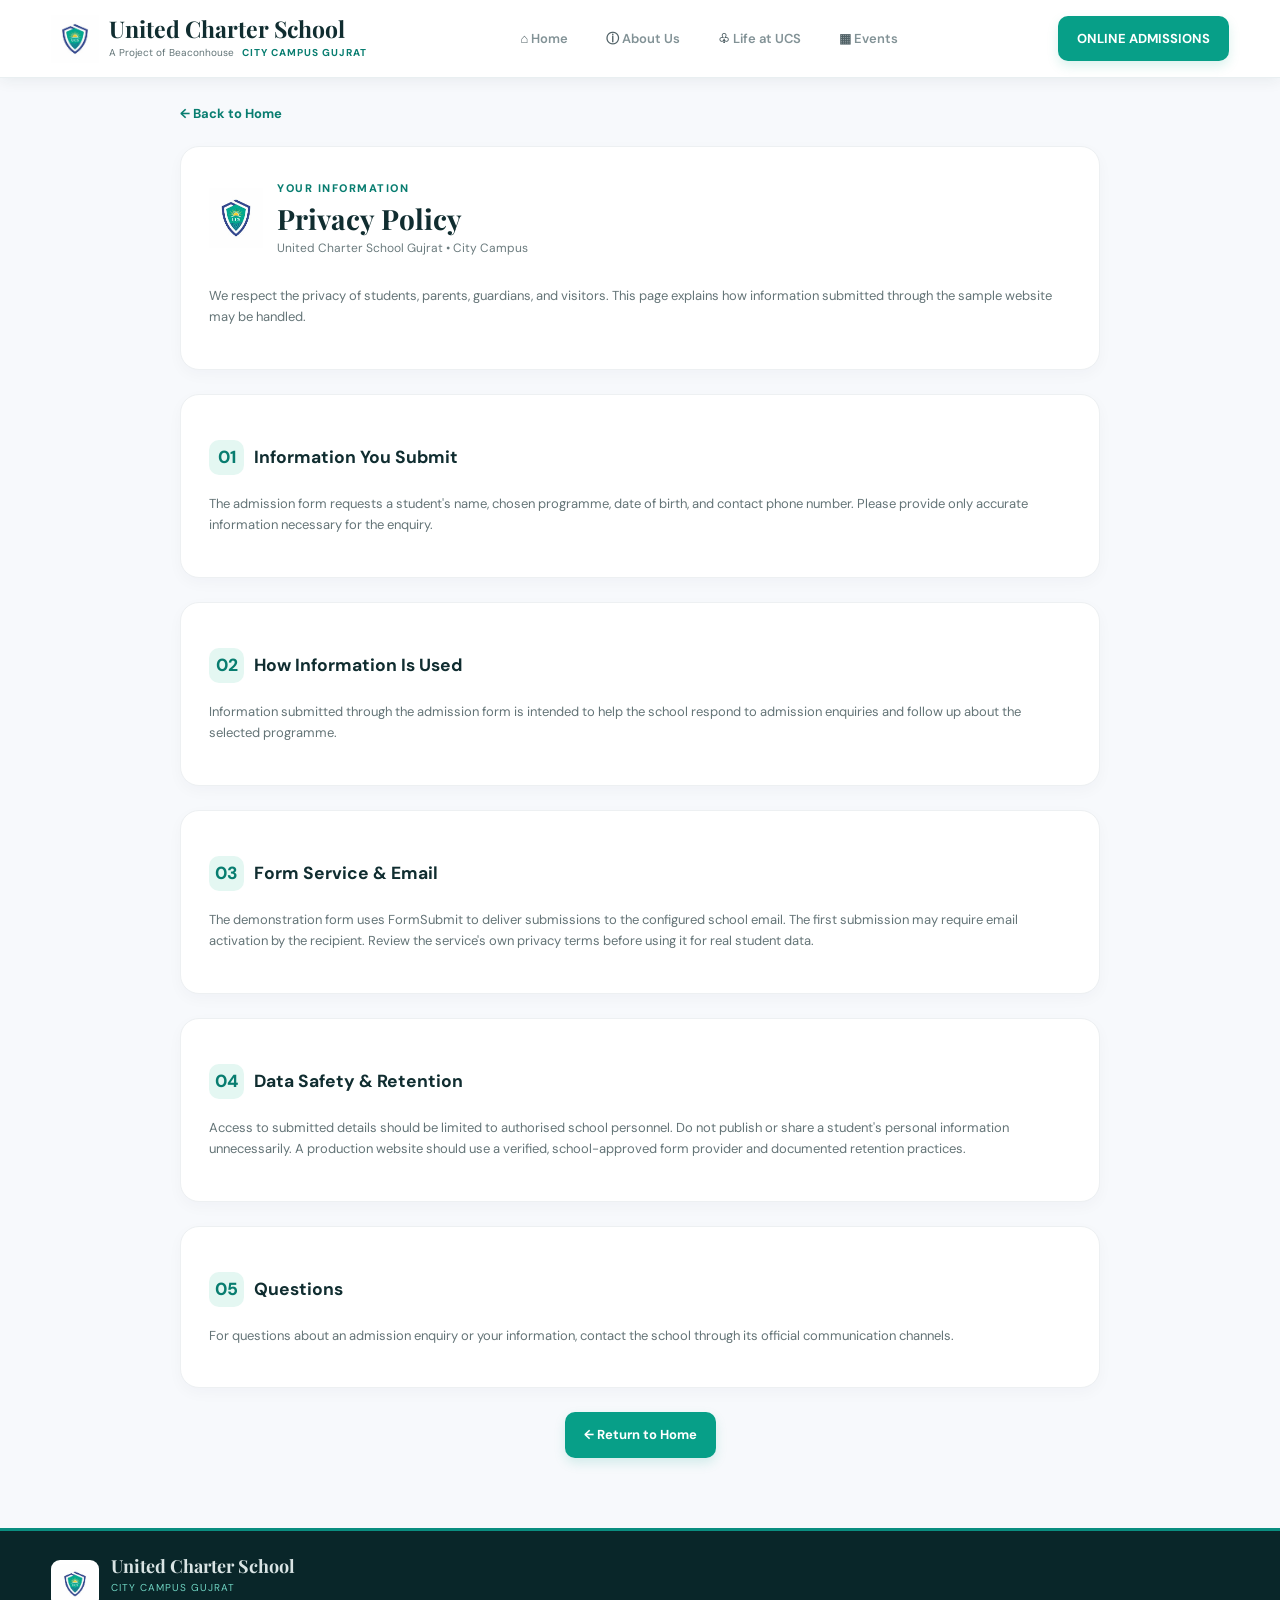
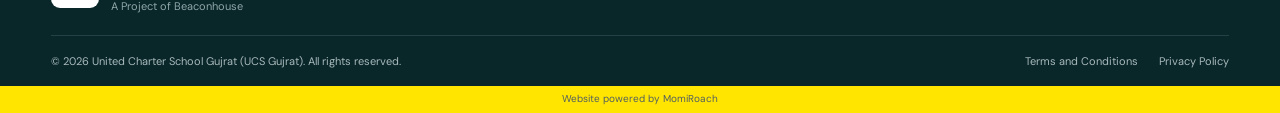
<file: privacy.html>
<!doctype html>
<html lang="en">
<head>
    <meta charset="utf-8">
    <meta name="viewport" content="width=device-width, initial-scale=1">
    <meta name="theme-color" content="#092629">
    <meta name="description" content="United Charter School City Campus Gujrat.">
    <title>Privacy Policy | United Charter School Gujrat</title>
    <link rel="icon" href="images/logo.jpeg">
    <link rel="stylesheet" href="assets/style.css">
</head>
<body>
    <header class="site-header">
        <div class="container header-inner">
            <a class="brand" href="index.html">
                <img src="images/logo.jpeg" alt="UCS shield logo">
                <div>
                    <div class="brand-title">United Charter School</div>
                    <div class="brand-sub">A Project of Beaconhouse <strong>CITY CAMPUS GUJRAT</strong></div>
                </div>
            </a>
            <button class="menu-toggle" aria-label="Open navigation" aria-expanded="false">☰</button>
            <nav class="nav" aria-label="Main navigation">
                <a href="index.html" data-nav="home">⌂ <span>Home</span></a>
                <a href="about.html" data-nav="about">ⓘ <span>About Us</span></a>
                <a href="life.html" data-nav="life">♧ <span>Life at UCS</span></a>
                <a href="events.html" data-nav="events">▦ <span>Events</span></a>
            </nav>
            <a class="btn admission-top" href="admission.html">ONLINE ADMISSIONS</a>
        </div>
    </header>
    <main>
        <section class="page-content">
            <div class="container terms-wrap">
                <a class="back-link" href="index.html">← Back to Home</a>
                <div class="white-card">
                    <div class="terms-header">
                        <img src="images/logo.jpeg" alt="UCS logo">
                        <div>
                            <span class="eyebrow">Your Information</span>
                            <h1>Privacy Policy</h1>
                            <p>United Charter School Gujrat • City Campus</p>
                        </div>
                    </div>
                    <p style="margin-top:24px;color:#647477;font-size:13px">We respect the privacy of students, parents, guardians, 
                    and visitors. This page explains how information submitted through the sample website may be handled.</p>
                </div>
                <div class="white-card">
                    <h3><span class="terms-number">01</span>Information You Submit</h3>
                    <p style="font-size:13px;color:#647477">The admission form requests a student's name, chosen programme, 
                    date of birth, and contact phone number. Please provide only accurate information necessary for the enquiry.</p>
                </div>
                <div class="white-card">
                    <h3><span class="terms-number">02</span>How Information Is Used</h3>
                    <p style="font-size:13px;color:#647477">Information submitted through the admission form is intended to help 
                    the school respond to admission enquiries and follow up about the selected programme.</p>
                </div>
                <div class="white-card">
                    <h3><span class="terms-number">03</span>Form Service & Email</h3>
                    <p style="font-size:13px;color:#647477">The demonstration form uses FormSubmit to deliver submissions to the 
                    configured school email. The first submission may require email activation by the recipient. Review the service's 
                    own privacy terms before using it for real student data.</p>
                </div>
                <div class="white-card">
                    <h3><span class="terms-number">04</span>Data Safety & Retention</h3>
                    <p style="font-size:13px;color:#647477">Access to submitted details should be limited to authorised school personnel. 
                    Do not publish or share a student's personal information unnecessarily. A production website should use a verified, 
                    school-approved form provider and documented retention practices.</p>
                </div>
                <div class="white-card">
                    <h3><span class="terms-number">05</span>Questions</h3>
                    <p style="font-size:13px;color:#647477">For questions about an admission enquiry or your information, contact the school 
                    through its official communication channels.</p>
                </div>
                <div style="text-align:center">
                    <a class="btn" href="index.html">← Return to Home</a>
                </div>
            </div>
        </section>
    </main>
    <footer class="site-footer">
        <div class="container">
            <div class="footer-top">
                <img src="images/logo.jpeg" alt="UCS logo">
                <div><strong>United Charter School</strong>
                    <small>CITY CAMPUS GUJRAT</small>
                    <span style="display:block;font-size:11px;color:#91a7a9">A Project of Beaconhouse</span>
                </div>
            </div>
            <div class="footer-bottom">
                <span>© <span data-year>2026</span> United Charter School Gujrat (UCS Gujrat). All rights reserved.</span>
                <span>
                    <a href="terms.html">Terms and Conditions</a>
                    <a href="privacy.html">Privacy Policy</a>
                </span>
            </div>
        </div>
        <div class="powered">Website powered by MomiRoach</div>
    </footer>
    <script src="assets/app.js"></script>
</body>
</html>
</file>
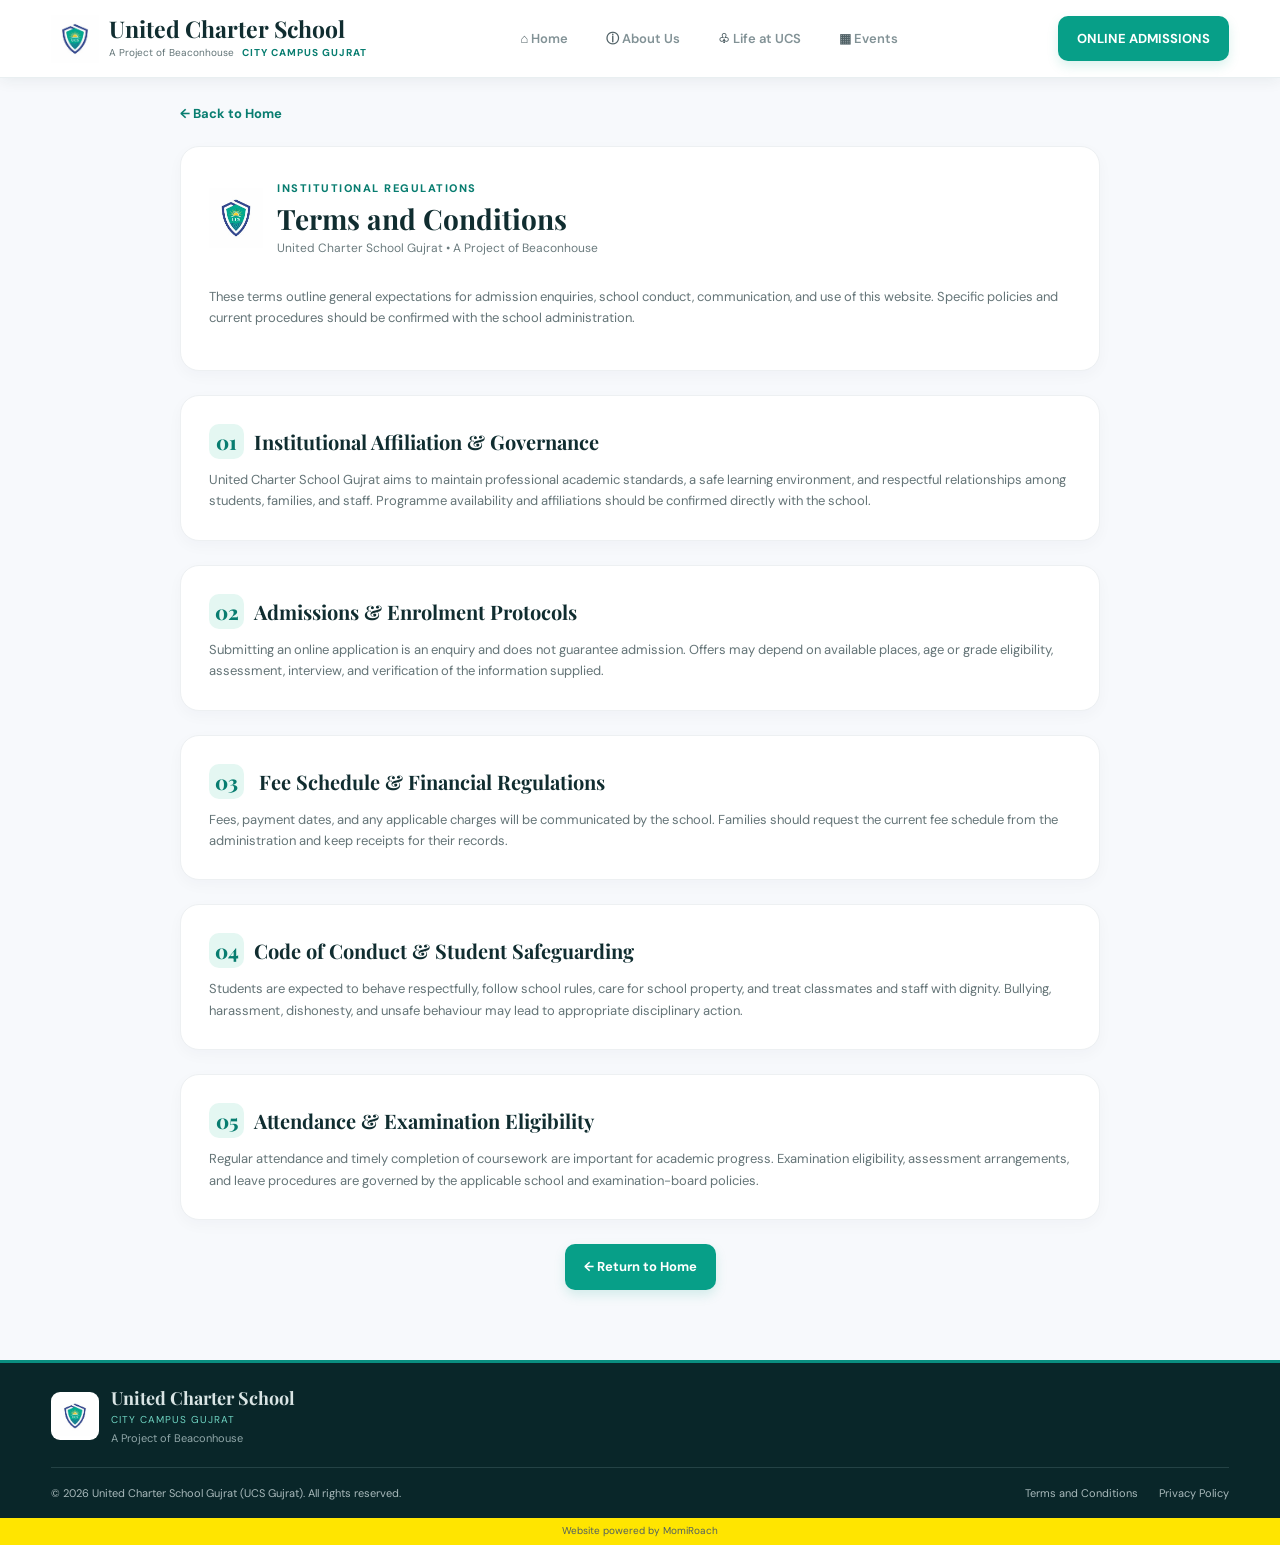
<file: terms.html>
<!doctype html>
<html lang="en">
<head>
    <meta charset="utf-8">
    <meta name="viewport" content="width=device-width, initial-scale=1">
    <meta name="theme-color" content="#092629">
    <meta name="description" content="United Charter School City Campus Gujrat.">
    <title>Terms and Conditions | United Charter School Gujrat</title>
    <link rel="icon" href="images/logo.jpeg">
    <link rel="stylesheet" href="assets/style.css">
</head>
<body>
    <header class="site-header">
        <div class="container header-inner">
            <a class="brand" href="index.html">
                <img src="images/logo.jpeg" alt="UCS shield logo">
                <div>
                    <div class="brand-title">United Charter School</div>
                    <div class="brand-sub">A Project of Beaconhouse <strong>CITY CAMPUS GUJRAT</strong>
                    </div>
                </div>
            </a>
            <button class="menu-toggle" aria-label="Open navigation" aria-expanded="false">☰</button>
            <nav class="nav" aria-label="Main navigation">
                <a href="index.html" data-nav="home">⌂ <span>Home</span></a>
                <a href="about.html" data-nav="about">ⓘ <span>About Us</span></a>
                <a href="life.html" data-nav="life">♧ <span>Life at UCS</span></a>
                <a href="events.html" data-nav="events">▦ <span>Events</span></a>
            </nav>
            <a class="btn admission-top" href="admission.html">ONLINE ADMISSIONS</a>
        </div>
    </header>
    <main>
        <section class="page-content">
            <div class="container terms-wrap">
                <a class="back-link" href="index.html">← Back to Home</a>
                <div class="white-card">
                    <div class="terms-header">
                        <img src="images/logo.jpeg" alt="UCS logo">
                        <div>
                            <span class="eyebrow">Institutional Regulations</span>
                            <h1>Terms and Conditions</h1>
                            <p>United Charter School Gujrat • A Project of Beaconhouse</p>
                        </div>
                    </div>
                    <p style="margin-top:25px;color:#647477;font-size:13px">These terms outline general expectations for admission 
                    enquiries, school conduct, communication, and use of this website. Specific policies and current procedures should 
                    be confirmed with the school administration.</p>
                </div>
                <div class="white-card">
                    <h3 style="font:700 20px Playfair Display,serif;margin:0 0 10px"><span class="terms-number">01</span>Institutional Affiliation & Governance</h3>
                    <p style="font-size:13px;color:#647477;margin:0">United Charter School Gujrat aims to maintain professional academic standards, a safe learning 
                    environment, and respectful relationships among students, families, and staff. Programme availability and affiliations should be confirmed directly 
                    with the school.</p>
                </div>
                <div class="white-card">
                    <h3 style="font:700 20px Playfair Display,serif;margin:0 0 10px">
                    <span class="terms-number">02</span>Admissions & Enrolment Protocols</h3>
                    <p style="font-size:13px;color:#647477;margin:0">Submitting an online application is an enquiry and does not guarantee admission. Offers may depend 
                    on available places, age or grade eligibility, assessment, interview, and verification of the information supplied.</p>
                </div>
                <div class="white-card">
                    <h3 style="font:700 20px Playfair Display,serif;margin:0 0 10px"><span class="terms-number">03</span>
                    Fee Schedule & Financial Regulations</h3>
                    <p style="font-size:13px;color:#647477;margin:0">Fees, payment dates, and any applicable charges will be communicated by the school. Families should 
                    request the current fee schedule from the administration and keep receipts for their records.</p>
                </div>
                <div class="white-card">
                    <h3 style="font:700 20px Playfair Display,serif;margin:0 0 10px"><span class="terms-number">04</span>Code of Conduct & Student Safeguarding</h3>
                    <p style="font-size:13px;color:#647477;margin:0">Students are expected to behave respectfully, follow school rules, care for school property, 
                    and treat classmates and staff with dignity. Bullying, harassment, dishonesty, and unsafe behaviour may lead to appropriate disciplinary action.</p>
                </div>
                <div class="white-card">
                    <h3 style="font:700 20px Playfair Display,serif;margin:0 0 10px"><span class="terms-number">05</span>Attendance & Examination Eligibility</h3>
                    <p style="font-size:13px;color:#647477;margin:0">Regular attendance and timely completion of coursework are important for academic progress. 
                    Examination eligibility, assessment arrangements, and leave procedures are governed by the applicable school and examination-board policies.</p>
                </div>
                <div style="text-align:center">
                    <a class="btn" href="index.html">← Return to Home</a>
                </div>
            </div>
        </section>
    </main>
    <footer class="site-footer">
        <div class="container">
            <div class="footer-top">
                <img src="images/logo.jpeg" alt="UCS logo">
                <div>
                    <strong>United Charter School</strong>
                    <small>CITY CAMPUS GUJRAT</small>
                    <span style="display:block;font-size:11px;color:#91a7a9">A Project of Beaconhouse</span>
                </div>
            </div>
            <div class="footer-bottom">
                <span>© <span data-year>2026</span> United Charter School Gujrat (UCS Gujrat). All rights reserved.</span>
                <span>
                    <a href="terms.html">Terms and Conditions</a>
                    <a href="privacy.html">Privacy Policy</a>
                </span>
            </div>
        </div>
        <div class="powered">Website powered by MomiRoach</div>
    </footer>
    <script src="assets/app.js"></script>
</body>
</html>
</file>
<file: assets/style.css>
@import url('https://fonts.googleapis.com/css2?family=DM+Sans:wght@400;500;600;700&family=Playfair+Display:wght@600;700;800&display=swap');
:root{
    --green:#079f88;
    --green-dark:#087d70;
    --navy:#092629;
    --ink:#102d30;
    --muted:#647477;
    --pale:#f5f8fb;
    --line:#e8eef0;
    --white:#fff;
    --shadow:0 12px 28px rgba(14,45,48,.09);
}

*{
    box-sizing:border-box;
}

html{
    scroll-behavior:smooth;
    scroll-padding-top:86px;
}

body{
    margin:0;
    background:#f7f9fc;
    color:var(--ink);
    font-family:'DM Sans',Arial,sans-serif;
    font-size:15px;line-height:1.65;
}

a{
    color:inherit;
    text-decoration:none;
}

button,input,select{
    font:inherit;
}
button{
    cursor:pointer;
}
.container{
    width:min(1180px,92%);
    margin:auto;
}
.site-header{
    height:78px;
    background:#fff;
    position:sticky;
    top:0;
    z-index:1000;
    border-bottom:1px solid #e9eff1;
    box-shadow:0 3px 14px #0b2c3010;
}
.header-inner{
    height:100%;
    display:flex;
    align-items:center;
    justify-content:space-between;
    gap:22px;
}
.brand{
    display:flex;
    align-items:center;
    gap:10px;
    min-width:275px;
}
.brand img{
    width:48px;
    height:54px;
    object-fit:contain;
}
.brand-title{
    font:700 23px 'Playfair Display',serif;
    line-height:1.1;
}
.brand-sub{
    font-size:10px;
    color:#627477;margin-top:4px;
}
.brand-sub strong{
    color:var(--green-dark);
    letter-spacing:1px;
    margin-left:5px;
}
.nav{
    display:flex;
    align-items:center;
    gap:8px;
}
.nav a{
    font-size:13px;
    font-weight:600;
    color:#506166;
    padding:10px 12px;
    border-radius:9px;
    white-space:nowrap;
    transition:.2s;
}
.nav a:hover,.nav a.active{
    background:#e5f7f3;
    color:var(--green-dark);
}
.nav a span{
    margin-right:6px;
    color:#829296;
}
.btn{
    display:inline-flex;
    align-items:center;
    justify-content:center;
    gap:8px;border:0;
    border-radius:10px;
    padding:12px 19px;
    background:var(--green);
    color:white;
    font-size:13px;
    font-weight:700;
    box-shadow:0 5px 12px #079f8826;
    transition:.2s;
}
.btn:hover{
    background:var(--green-dark);
    transform:translateY(-1px);
}
.menu-toggle{
    display:none;
    background:#e7f7f3;
    border:0;
    border-radius:8px;
    padding:9px 12px;
    color:var(--green-dark);
}
.hero{
    position:relative;
    min-height:435px;
    display:flex;
    align-items:center;
    justify-content:center;
    overflow:hidden;background:#092a27;
    color:#fff;
}
.hero-slide{
    position:absolute;
    inset:0;
    background-size:cover;
    background-position:center;
    opacity:0;
    transition:opacity 1s ease;
}
.hero-slide:after{
    content:"";
    position:absolute;
    inset:0;
    background:linear-gradient(90deg,rgba(2,28,25,.76),rgba(2,28,25,.47),rgba(2,28,25,.64));
}
.hero-slide.active{
    opacity:1;
}
.hero-content{
    position:relative;
    z-index:2;
    text-align:center;
    width:min(900px,90%);
    padding:65px 0;
}
.hero h1{
    font:800 clamp(34px,5vw,55px)/1.12 'Playfair Display',serif;
    margin:0 auto 18px;
    max-width:900px;
    color:white;
}
.hero p{
    max-width:650px;
    margin:0 auto 24px;
    color:#e6f3f1;
    font-size:16px;
}
.hero .btn{
    margin-top:8px;
}
.quick-links{
    background:#030708;
    color:#fff;padding:22px 0;
    border-bottom:2px solid #0b5550;
}
.quick-grid{
    display:grid;
    grid-template-columns:repeat(6,1fr);
    gap:14px;
}
.quick-link{display:flex;
    flex-direction:column;
    align-items:center;
    gap:8px;
    text-align:center;
    padding:2px 8px;
    border-radius:12px;
    transition:.2s;
    font-size:11px;
    font-weight:600;
}
.quick-icon{
    display:grid;
    place-items:center;
    width:47px;
    height:47px;
    border:1px solid #087d70;
    background:#092d2b;
    border-radius:50%;
    font-size:20px;
    color:#8be1d0;
    transition:.2s;
}
.quick-link:hover,.quick-link:focus{
    color:#7ce2cf;transform:translateY(-3px);
}
.quick-link:hover .quick-icon,.quick-link:focus .quick-icon{
    background:var(--green);
    color:white;
    box-shadow:0 0 0 5px #079f8820;
}
.stats{
    background:#092629;
    color:#fff;
    padding:22px 0;
}
.stats-grid{
    display:grid;
    grid-template-columns:repeat(4,1fr);
}
.stat{
    text-align:center;
    border-right:1px solid #244245;
}
.stat:last-child{
    border:0;
}
.stat strong{
    display:block;
    font:800 27px 'Playfair Display',serif;
    color:#15b7a0;
}
.stat span{
    font-size:12px;
    font-weight:600;
}
section{
    padding:72px 0;
}
.section-title{
    text-align:center;
    margin:0 auto 36px;
    max-width:780px;
}
.eyebrow{
    font-size:11px;
    letter-spacing:1.5px;
    text-transform:uppercase;
    color:var(--green-dark);
    font-weight:800;
}
.section-title h2,.page-heading h1{
    font:800 clamp(28px,4vw,39px)/1.18 'Playfair Display',serif;
    margin:5px 0 12px;
    color:#102d30;
}
.section-title p,.page-heading p{
    color:var(--muted);
    font-size:14px;
    margin:0 auto;
    max-width:720px;
}
.welcome-grid{
    display:grid;
    grid-template-columns:1.1fr .9fr;
    gap:48px;
    align-items:center;
}
.welcome-copy h2{
    font:700 31px/1.2 'Playfair Display',serif;
    margin:0 0 17px;
}
.welcome-copy p{
    color:#627174;
    font-size:13px;
}
.photo-frame{
    border:3px solid #b8e6db;
    border-radius:17px;
    overflow:hidden;
    box-shadow:var(--shadow);
}
.photo-frame img{
    display:block;
    width:100%;
    height:300px;
    object-fit:cover;
    transition:transform .45s ease;
}
.photo-frame:hover img{
    transform:scale(1.06);
}
.program-section{
    background:#f0f4fa;
}
.program-tabs{
    display:flex;
    justify-content:center;
    flex-wrap:wrap;
    gap:7px;
    margin:-3px auto 24px;
}
.program-tab,.filter-btn{
    border:1px solid #edf0f3;
    background:white;
    color:#33494c;
    border-radius:9px;
    padding:10px 13px;
    font-size:12px;
    font-weight:700;
    transition:.2s;
}
.program-tab:hover,.program-tab.active,.filter-btn:hover,.filter-btn.active{
    background:var(--green);
    border-color:var(--green);
    color:white;
}
.program-card{
    display:grid;
    grid-template-columns:1.2fr .8fr;
    background:#fff;
    border:1px solid #e5ebef;
    border-radius:15px;
    overflow:hidden;
    box-shadow:0 3px 12px #102d3008;
}
.program-info{
    padding:27px;
}
.program-info h3{
    font:700 23px 'Playfair Display',serif;margin:0 0 4px;
}
.program-info .age{
    color:var(--green-dark);
    font-weight:700;
    font-size:12px;
}
.program-info p,.program-info li{
    font-size:13px;
    color:#647477;
}
.program-info ul{
    display:grid;
    grid-template-columns:1fr 1fr;
    gap:5px;
    padding-left:18px;
}
.program-image{
    min-height:310px;
}
.program-image img{
    width:100%;
    height:100%;
    min-height:310px;
    object-fit:cover;
    display:block;
}
.cta-band{
    background:var(--navy);
    color:white;
    text-align:center;
    padding:58px 0;
}
.cta-band h2{
    font:800 clamp(28px,4vw,40px)/1.15 'Playfair Display',serif;
    margin:12px auto;
    max-width:800px;
}
.cta-band p{
    color:#c4d7d7;
    max-width:650px;
    margin:0 auto 24px;
    font-size:13px;
}
.btn-row{display:flex;
    justify-content:center;
    flex-wrap:wrap;
    gap:10px;
}
.btn.light{
    background:#19c56c;
}
.site-footer{
    background:var(--navy);
    color:#d9e4e4;
    border-top:3px solid #0a8e80;
    padding:23px 0 0;
}
.footer-top{
    display:flex;
    align-items:center;
    gap:12px;
    padding-bottom:20px;
}
.footer-top img{
    width:48px;
    height:48px;
    background:white;
    border-radius:9px;
    padding:4px;
}
.footer-top strong{
    font:700 18px 'Playfair Display',serif;
}
.footer-top small{
    display:block;
    color:#6fd4c2;
    font-size:10px;
    letter-spacing:1px;
}
.footer-bottom{
    border-top:1px solid #244245;
    padding:16px 0;
    display:flex;
    justify-content:space-between;
    gap:15px;color:#a8b9bb;
    font-size:11px;
}
.footer-bottom a{
    margin-left:18px;
}
.powered{
    text-align:center;
    background:#ffe500;
    color:#526060;
    padding:5px;
    font-size:10px;
}
.page-heading{
    text-align:center;
    padding:53px 0 34px;
    background:radial-gradient(circle at 8% 20%,#e1f7f2 0,transparent 20%),#f7f9fc;
}
.page-heading h1{
    max-width:850px;
    margin:0 auto 15px;
}
.page-content{
    padding:15px 0 70px;
}
.white-card{
    background:white;
    border:1px solid #edf0f2;
    border-radius:19px;
    padding:28px;
    box-shadow:0 5px 15px #102d3008;
    margin-bottom:24px;
}
.campus-photo{width:100%;
    height:390px;
    object-fit:cover;
    border-radius:13px;
    display:block;
}
.principal h2{
    font:700 27px 'Playfair Display',serif;
    margin:4px 0;
}
.principal .quote{
    font-style:italic;
    color:#4b6668;
}
.accreditation-grid,.pillar-grid,.council-grid{
    display:grid;
    grid-template-columns:repeat(3,1fr);
    gap:18px;
}
.mini-card{
    background:#fff;
    border:1px solid #e7edf0;
    border-radius:15px;
    padding:22px;
    box-shadow:0 4px 12px #102d3005;
}
.mini-card h3{
    font:700 19px 'Playfair Display',serif;margin:12px 0 7px;
}
.mini-card p{
    font-size:13px;
    color:#647477;
    margin-bottom:0;
}
.mini-icon{
    width:42px;height:42px;
    border-radius:12px;
    background:#e3f7f2;
    color:#078776;
    display:grid;
    place-items:center;
    font-size:20px;
}
.life-hero{
    position:relative;
    max-width:1000px;
    margin:auto;
    border-radius:20px;
    overflow:hidden;
    box-shadow:var(--shadow);
}
.life-hero img{
    display:block;
    width:100%;
    height:380px;
    object-fit:cover;
}
.life-overlay{
    position:absolute;
    inset:0;
    display:flex;
    align-items:flex-end;
    padding:36px;color:white;
    background:linear-gradient(0deg,rgba(2,28,31,.86),transparent 65%);
    transition:.35s;
}
.life-overlay h2{
    font:700 27px 'Playfair Display',serif;margin:0;
}
.life-overlay p{
    margin:4px 0;
}
.life-hero:hover .life-overlay{
    padding-bottom:52px;
}
.council-grid{
    grid-template-columns:repeat(4,1fr);
}
.council-card{
    background:#fff;
    border:1px solid #e7edf0;
    border-radius:16px;
    padding:20px;
}
.council-card h3{
    font-size:16px;
    margin:12px 0 6px;
}
.council-card p{
    font-size:12px;
    color:#657578;
}
.safe-band{
    background:var(--navy);
    color:white;
    border-radius:20px;
    padding:28px;
}
.safe-band h2{
    font:700 28px 'Playfair Display',serif;
    margin:0 0 10px;
}
.safe-grid{
    display:grid;
    grid-template-columns:repeat(3,1fr);
    gap:20px;
    margin-top:20px;
}
.safe-grid p{
    font-size:12px;
    color:#c1d1d1;
}
.event-filters{
    display:flex;
    justify-content:center;
    flex-wrap:wrap;gap:8px;
    margin:0 0 30px;
}
.events-grid{
    display:grid;
    grid-template-columns:repeat(3,1fr);
    gap:22px;
}
.event-card{
    background:#fff;
    border:1px solid #e6ecef;
    border-radius:16px;
    overflow:hidden;
    box-shadow:0 4px 12px #102d3008;
    transition:transform .25s,box-shadow .25s;
}
.event-card:hover{
    transform:translateY(-4px);
    box-shadow:var(--shadow);
}
.event-image{
    height:190px;
    overflow:hidden;
    position:relative;
}
.event-image img{
    width:100%;
    height:100%;
    object-fit:cover;
    transition:transform .45s;
}
.event-card:hover .event-image img{
    transform:scale(1.08);
}
.event-label{
    position:absolute;
    top:12px;
    left:12px;
    background:#073a37df;
    color:#fff;
    border-radius:20px;
    padding:4px 10px;
    font-size:10px;
    font-weight:800;
    text-transform:uppercase;
}
.event-body{
    padding:18px;
}
.event-date{
    font-size:11px;
    color:var(--green-dark);
    font-weight:800;
}
.event-body h3{
    font:700 18px/1.25 'Playfair Display',serif;
    margin:8px 0;
    transition:color .2s;
}
.event-card:hover h3{
    color:var(--green-dark);
}
.event-body p{
    font-size:12px;
    color:#647477;
}
.event-meta{
    font-size:11px;
    color:#718083;
    border-top:1px solid #eef1f3;
    padding-top:10px;
    margin-top:10px;
}
.event-actions{
    display:flex;
    gap:8px;
    margin-top:14px;
}
.event-actions button{
    flex:1;
    padding:9px 7px;
    border-radius:8px;
    border:1px solid #e7eef0;
    background:white;
    font-size:11px;
    font-weight:700;
}
.event-actions .save-btn{
    background:var(--green);
    border-color:var(--green);
    color:white;
}
.event-actions .save-btn.saved{
    background:#e6f7f2;
    color:var(--green-dark);
}
.form-shell{
    max-width:720px;
    margin:0 auto 70px;background:white;
    border-radius:23px;
    overflow:hidden;
    box-shadow:0 16px 30px #102d3014;
    border:1px solid #edf0f2;
}
.form-head{
    background:var(--navy);
    color:white;
    text-align:center;
    padding:36px 22px;
}
.form-head h1{
    font:800 36px 'Playfair Display',serif;
    margin:10px 0;
}
.form-head p{
    color:#c7d7d8;
    margin:0;
}
.form-body{
    padding:32px 40px;
}
.field{
    margin-bottom:21px;
}
.field label{
    display:block;
    font-size:13px;
    font-weight:800;
    margin-bottom:8px;
}
.field input,.field select{
    width:100%;
    padding:14px 15px;
    border:1px solid #e5eaef;
    background:#f8fafc;
    border-radius:11px;
    outline:none;
    color:#243c3f;
}
.field input:focus,.field select:focus{
    border-color:var(--green);
    box-shadow:0 0 0 3px #079f881c;
}
.submit-btn{
    width:100%;padding:16px;
    font-size:15px;
}
.form-note{
    text-align:center;
    font-size:12px;
    color:#7a898b;
    margin-top:20px;
}
.form-message{
    display:none;
    padding:13px;
    background:#e6f8f1;
    color:#087d70;
    border-radius:10px;
    margin-bottom:15px;
    font-size:13px;
}
.terms-wrap{
    max-width:920px;
    margin:auto;
}
.terms-header{
    display:flex;
    align-items:center;
    gap:14px;
}
.terms-header img{
    width:54px;
    height:60px;
}
.terms-header h1{
    font:700 28px 'Playfair Display',serif;
    margin:0;
}
.terms-header p{
    margin:2px 0;
    color:#6b7b7e;
    font-size:12px;
}
.terms-number{
    display:inline-grid;
    place-items:center;
    width:35px;
    height:35px;
    background:#e4f7f2;
    color:var(--green-dark);
    border-radius:10px;
    font-weight:800;
    margin-right:10px;
}
.back-link{
    display:inline-block;
    margin:10px 0 22px;
    color:var(--green-dark);
    font-weight:700;
    font-size:13px;
}


@media(max-width:900px){
    .brand
    {min-width:0}
    .brand-title
    {font-size:18px}
    .nav
    {gap:0}
    .nav a
    {padding:9px 7px;
        font-size:12px}
    .admission-top
    {display:none}
    .welcome-grid
    {gap:25px}
    .council-grid
    {grid-template-columns:repeat(2,1fr)}
    .events-grid
    {grid-template-columns:repeat(2,1fr)}
}


@media(max-width:680px){
    .site-header
    {height:70px}
    .header-inner
    {position:relative}
    .brand img
    {width:39px;height:45px}
    .brand-title
    {font-size:16px}
    .brand-sub
    {font-size:8px}
    .menu-toggle
    {display:block}
    .nav{display:none;
        position:absolute;
        top:69px;
        left:0;
        right:0;
        background:white;
        padding:12px;
        border:1px solid #e8eef0;
        border-radius:0 0 14px 14px;
        box-shadow:var(--shadow);
        flex-direction:column;
        align-items:stretch}
        .nav.open
        {display:flex}
        .nav a
        {padding:12px}
        .header-inner>.btn
        {display:none}
        .hero
        {min-height:380px}
        .hero h1
        {font-size:34px}
        .hero p
        {font-size:13px}
        .quick-grid
        {grid-template-columns:repeat(3,1fr);row-gap:18px}
        .quick-link
        {font-size:10px}
        .quick-icon
        {width:43px;
            height:43px}
        .stats-grid
        {grid-template-columns:repeat(2,1fr);gap:18px}
        .stat:nth-child(2)
        {border:0}
        .stat strong
        {font-size:24px}
        section
        {padding:50px 0}
        .welcome-grid,.program-card
        {grid-template-columns:1fr}
        .welcome-grid
        {gap:24px}
        .welcome-copy h2
        {font-size:27px}
        .photo-frame img
        {height:260px}
        .program-info
        {padding:22px}
        .program-image,.program-image img
        {min-height:230px;height:230px}
        .section-title
        {margin-bottom:26px}
        .cta-band
        {padding:45px 0}
        .footer-bottom
        {flex-direction:column}
        .footer-bottom a
        {margin:0 14px 0 0}
        .page-heading
        {padding:40px 0 28px}
        .white-card
        {padding:20px}
        .campus-photo
        {height:240px}
        .accreditation-grid,.pillar-grid,.council-grid,.safe-grid,.events-grid
        {grid-template-columns:1fr}
        .life-hero img
        {height:300px}
        .life-overlay
        {padding:20px}
        .form-body
        {padding:25px 20px}
        .form-head h1
        {font-size:29px}
        .terms-header h1
        {font-size:23px}
        .event-image
        {height:210px}
    }
</file>
